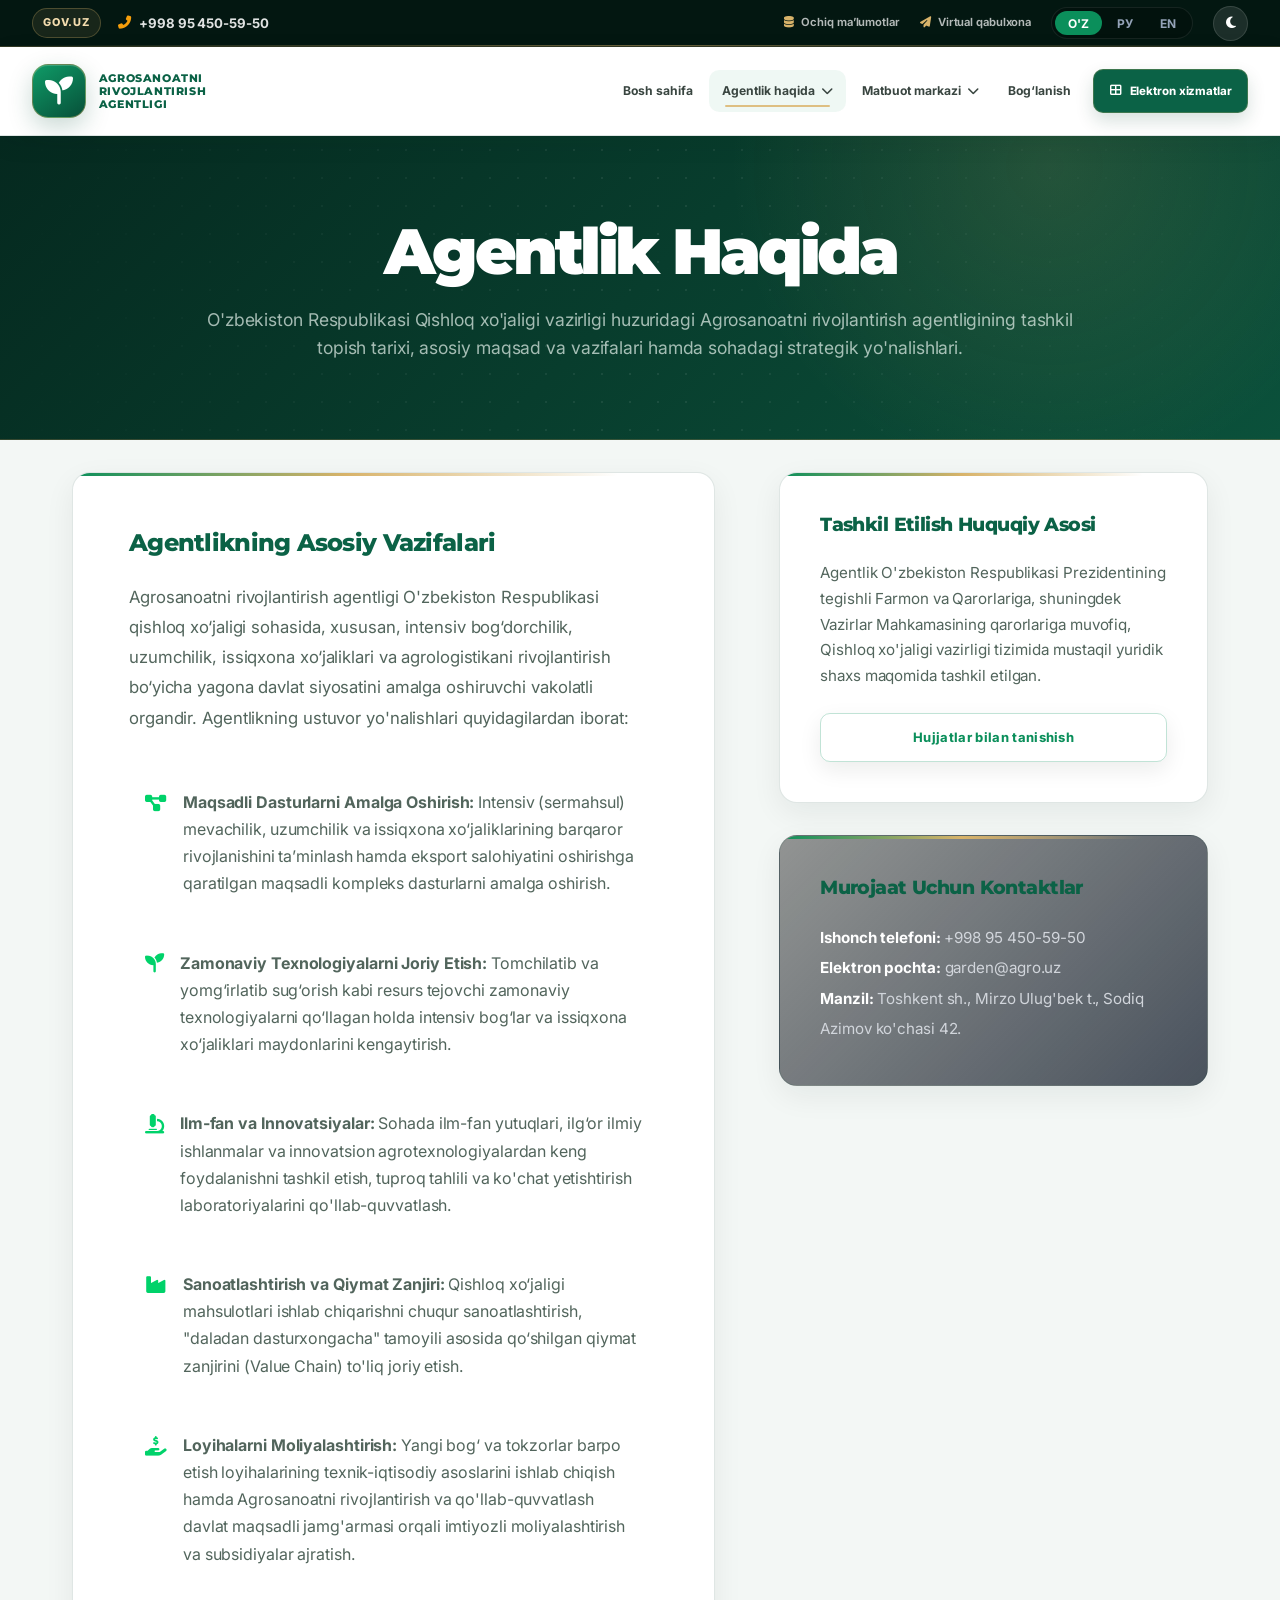
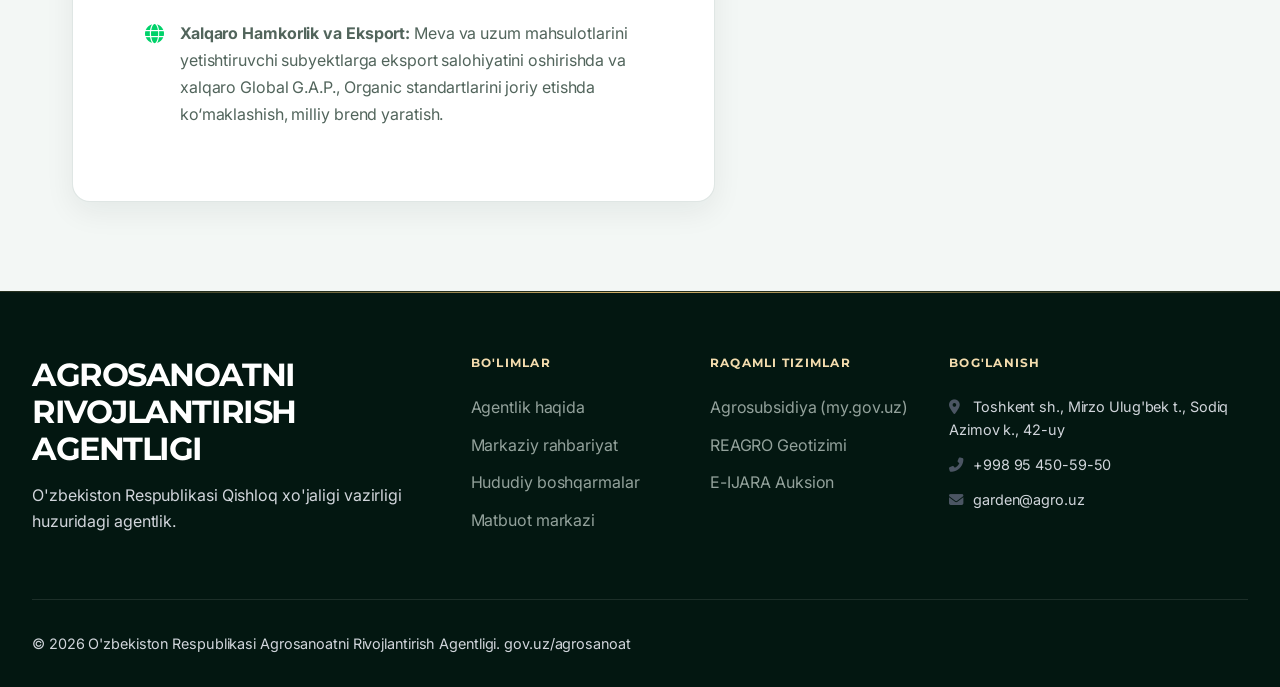
<file: about.html>
<!DOCTYPE html>
<html lang="uz" data-theme="light">
<head>
  <meta charset="UTF-8">
  <meta name="viewport" content="width=device-width, initial-scale=1.0">
  <title>Agentlik Haqida | Agrosanoatni Rivojlantirish Agentligi</title>
  <meta name="description" content="O'zbekiston Respublikasi Agrosanoatni rivojlantirish agentligi vazifalari va faoliyat yo'nalishlari">
  <link rel="icon" href="assets/favicon.svg" type="image/svg+xml">
  <link rel="preconnect" href="https://fonts.googleapis.com">
  <link rel="preconnect" href="https://fonts.gstatic.com" crossorigin>
  <link href="https://fonts.googleapis.com/css2?family=Inter:wght@300;400;500;600;700&family=Montserrat:wght@400;500;600;700;800;900&display=swap" rel="stylesheet">
  <link rel="stylesheet" href="https://cdnjs.cloudflare.com/ajax/libs/font-awesome/6.4.0/css/all.min.css">
  <link rel="stylesheet" href="css/styles.css?v=13">
</head>
<body>

  <!-- Top Bar -->
  <div class="top-bar">
    <div class="container top-bar-inner">
      <div class="top-info">
        <div class="top-info-item">
          <span class="gov-pill">GOV.UZ</span>
        </div>
        <a class="top-info-item top-phone" href="tel:+998954505950">
          <i class="fas fa-phone-alt"></i>
          <span>+998 95 450-59-50</span>
        </a>
      </div>
      <div class="top-actions">
        <div class="top-public-links">
          <a href="documents.html"><i class="fas fa-database"></i> <span data-i18n="top_open_data">Ochiq ma’lumotlar</span></a>
          <a href="contact.html"><i class="fas fa-paper-plane"></i> <span data-i18n="top_virtual_reception">Virtual qabulxona</span></a>
        </div>
        <div class="lang-selector">
          <button class="lang-btn active" data-lang="uz">O'Z</button>
          <button class="lang-btn" data-lang="ru">РУ</button>
          <button class="lang-btn" data-lang="en">EN</button>
        </div>
        <button class="theme-toggle-btn" id="themeToggleBtn" title="Tungi/Kungi rejim">
          <i class="fas fa-moon"></i>
        </button>
      </div>
    </div>
  </div>

  <!-- Main Navigation Header with Sub-menus -->
  <header class="main-header">
    <div class="container">
      <nav class="navbar">
        <a href="index.html" class="brand-logo">
          <div class="emblem-icon">
            <i class="fas fa-seedling"></i>
          </div>
          <div class="brand-text">
            <h1 data-i18n="agency_name">AGROSANOATNI<br>RIVOJLANTIRISH<br>AGENTLIGI</h1>
          </div>
        </a>

        <ul class="nav-menu" id="navMenu">
          <li class="nav-item"><a href="index.html" class="nav-link" data-i18n="nav_home">Bosh sahifa</a></li>

          <li class="nav-item">
            <a href="about.html" class="nav-link active"><span data-i18n="nav_about">Agentlik Haqida</span> <i class="fas fa-chevron-down" style="font-size: 0.75rem;"></i></a>
            <div class="dropdown-menu">
              <a href="about.html" class="dropdown-item"><i class="fas fa-info-circle"></i> <span data-i18n="nav_general">Umumiy ma’lumot</span></a>
              <a href="leadership.html" class="dropdown-item"><i class="fas fa-users-cog"></i> <span data-i18n="nav_leadership">Markaziy rahbariyat</span></a>
              <a href="regions.html" class="dropdown-item"><i class="fas fa-map-marked-alt"></i> <span data-i18n="nav_regions">Hududiy bo‘linmalar</span></a>
            </div>
          </li>

          <li class="nav-item">
            <a href="news.html" class="nav-link"><span data-i18n="nav_news">Matbuot Markazi</span> <i class="fas fa-chevron-down" style="font-size: 0.75rem;"></i></a>
            <div class="dropdown-menu">
              <a href="news.html" class="dropdown-item"><i class="fas fa-newspaper"></i> <span data-i18n="nav_official_news">Rasmiy yangiliklar</span></a>
              <a href="documents.html" class="dropdown-item"><i class="fas fa-gavel"></i> <span data-i18n="nav_documents">Me’yoriy hujjatlar</span></a>
            </div>
          </li>

          <li class="nav-item"><a href="contact.html" class="nav-link" data-i18n="nav_contact">Bog'lanish</a></li>
          <li class="nav-item nav-service-item"><a href="index.html#platforms" class="nav-service-link"><i class="fas fa-th-large"></i> <span data-i18n="nav_services">Elektron xizmatlar</span></a></li>
        </ul>

        <button class="mobile-menu-btn" id="mobileMenuBtn" type="button" aria-label="Menyuni ochish" data-i18n-aria-label="menu_open" aria-controls="navMenu" aria-expanded="false">
          <i class="fas fa-bars" aria-hidden="true"></i>
        </button>
      </nav>
    </div>
  </header>

  <section class="page-header" style="padding-top: 10rem; padding-bottom: 4rem; text-align: center; background: linear-gradient(180deg, var(--slate-900) 0%, var(--bg-main) 100%);">
    <div class="container">
      <h1 style="font-size: 3rem; font-weight: 900; color: #fff; margin-bottom: 1rem; text-transform: uppercase;">Agentlik Haqida</h1>
      <p style="color: var(--slate-400); max-width: 900px; margin: 0 auto; font-size: 1.1rem; line-height: 1.6;">O'zbekiston Respublikasi Qishloq xo'jaligi vazirligi huzuridagi Agrosanoatni rivojlantirish agentligining tashkil topish tarixi, asosiy maqsad va vazifalari hamda sohadagi strategik yo'nalishlari.</p>
    </div>
  </section>

  <section class="section" style="padding-top: 2rem;">
    <div class="container" style="max-width: 1200px;">
      
      <div style="display: grid; grid-template-columns: 1.5fr 1fr; gap: 4rem; align-items: start;">
        
        <!-- Left Column: Tasks -->
        <div class="content-card">
          <h3 class="content-title">Agentlikning Asosiy Vazifalari</h3>
          <p style="margin-bottom: 2.5rem; font-size: 1.05rem; color: var(--text-muted); line-height: 1.8;">
            Agrosanoatni rivojlantirish agentligi O'zbekiston Respublikasi qishloq xo‘jaligi sohasida, xususan, intensiv bog‘dorchilik, uzumchilik, issiqxona xo‘jaliklari va agrologistikani rivojlantirish bo‘yicha yagona davlat siyosatini amalga oshiruvchi vakolatli organdir. Agentlikning ustuvor yo'nalishlari quyidagilardan iborat:
          </p>

          <ul class="content-list">
            <li>
              <i class="fas fa-project-diagram"></i>
              <div><strong>Maqsadli Dasturlarni Amalga Oshirish:</strong> Intensiv (sermahsul) mevachilik, uzumchilik va issiqxona xo‘jaliklarining barqaror rivojlanishini ta’minlash hamda eksport salohiyatini oshirishga qaratilgan maqsadli kompleks dasturlarni amalga oshirish.</div>
            </li>
            <li>
              <i class="fas fa-seedling"></i>
              <div><strong>Zamonaviy Texnologiyalarni Joriy Etish:</strong> Tomchilatib va yomg‘irlatib sug‘orish kabi resurs tejovchi zamonaviy texnologiyalarni qo‘llagan holda intensiv bog‘lar va issiqxona xo‘jaliklari maydonlarini kengaytirish.</div>
            </li>
            <li>
              <i class="fas fa-microscope"></i>
              <div><strong>Ilm-fan va Innovatsiyalar:</strong> Sohada ilm-fan yutuqlari, ilg‘or ilmiy ishlanmalar va innovatsion agrotexnologiyalardan keng foydalanishni tashkil etish, tuproq tahlili va ko'chat yetishtirish laboratoriyalarini qo'llab-quvvatlash.</div>
            </li>
            <li>
              <i class="fas fa-industry"></i>
              <div><strong>Sanoatlashtirish va Qiymat Zanjiri:</strong> Qishloq xo‘jaligi mahsulotlari ishlab chiqarishni chuqur sanoatlashtirish, "daladan dasturxongacha" tamoyili asosida qo‘shilgan qiymat zanjirini (Value Chain) to'liq joriy etish.</div>
            </li>
            <li>
              <i class="fas fa-hand-holding-usd"></i>
              <div><strong>Loyihalarni Moliyalashtirish:</strong> Yangi bog‘ va tokzorlar barpo etish loyihalarining texnik-iqtisodiy asoslarini ishlab chiqish hamda Agrosanoatni rivojlantirish va qo'llab-quvvatlash davlat maqsadli jamg'armasi orqali imtiyozli moliyalashtirish va subsidiyalar ajratish.</div>
            </li>
            <li>
              <i class="fas fa-globe"></i>
              <div><strong>Xalqaro Hamkorlik va Eksport:</strong> Meva va uzum mahsulotlarini yetishtiruvchi subyektlarga eksport salohiyatini oshirishda va xalqaro Global G.A.P., Organic standartlarini joriy etishda ko‘maklashish, milliy brend yaratish.</div>
            </li>
          </ul>
        </div>

        <!-- Right Column: Sidebar Info -->
        <div style="display: flex; flex-direction: column; gap: 2rem;">
          
          <div class="content-card" style="padding: 2.5rem;">
            <h3 class="content-title" style="font-size: 1.2rem;">Tashkil Etilish Huquqiy Asosi</h3>
            <p style="font-size: 0.95rem; color: var(--text-muted); line-height: 1.7; margin-bottom: 1.5rem;">
              Agentlik O'zbekiston Respublikasi Prezidentining tegishli Farmon va Qarorlariga, shuningdek Vazirlar Mahkamasining qarorlariga muvofiq, Qishloq xo'jaligi vazirligi tizimida mustaqil yuridik shaxs maqomida tashkil etilgan.
            </p>
            <a href="documents.html" class="btn btn-outline" style="width: 100%; justify-content: center;">Hujjatlar bilan tanishish</a>
          </div>

          <div class="content-card" style="padding: 2.5rem; background: linear-gradient(135deg, rgba(0,0,0,0.4) 0%, rgba(31,41,55,0.8) 100%);">
            <h3 class="content-title" style="font-size: 1.2rem;">Murojaat Uchun Kontaktlar</h3>
            <ul style="list-style: none; padding: 0; color: var(--slate-300); font-size: 0.95rem; line-height: 2;">
              
              <li><strong style="color:#fff;">Ishonch telefoni:</strong> +998 95 450-59-50</li>
              
              
              <li><strong style="color:#fff;">Elektron pochta:</strong> garden@agro.uz</li>
              <li><strong style="color:#fff;">Manzil:</strong> Toshkent sh., Mirzo Ulug'bek t., Sodiq Azimov ko'chasi 42.</li>
            </ul>
          </div>

        </div>

      </div>
    </div>
  </section>

  <!-- Footer -->
  <footer class="main-footer">
    <div class="container">
      <div class="footer-grid">
        <div class="footer-brand">
          <h2>AGROSANOATNI RIVOJLANTIRISH AGENTLIGI</h2>
          <p>O'zbekiston Respublikasi Qishloq xo'jaligi vazirligi huzuridagi agentlik.</p>
        </div>
        <div>
          <h4 class="footer-title">Bo'limlar</h4>
          <div class="footer-links">
            <a href="about.html">Agentlik haqida</a>
            <a href="leadership.html">Markaziy rahbariyat</a>
            <a href="regions.html">Hududiy boshqarmalar</a>
            <a href="news.html">Matbuot markazi</a>
          </div>
        </div>
        <div>
          <h4 class="footer-title">Raqamli Tizimlar</h4>
          <div class="footer-links">
            <a href="https://my.gov.uz" target="_blank" rel="noopener noreferrer">Agrosubsidiya (my.gov.uz)</a>
            <a href="index.html#platforms">REAGRO Geotizimi</a>
            <a href="https://e-ijara.uz" target="_blank" rel="noopener noreferrer">E-IJARA Auksion</a>
          </div>
        </div>
        <div>
          <h4 class="footer-title">Bog'lanish</h4>
          <div style="display: flex; flex-direction: column; gap: 0.75rem; font-size: 0.9rem; color: var(--slate-300);">
            <p><i class="fas fa-map-marker-alt" style="color: var(--slate-500); width: 20px;"></i> Toshkent sh., Mirzo Ulug'bek t., Sodiq Azimov k., 42-uy</p>
            <p><i class="fas fa-phone-alt" style="color: var(--slate-500); width: 20px;"></i> +998 95 450-59-50</p>
            <p><i class="fas fa-envelope" style="color: var(--slate-500); width: 20px;"></i> garden@agro.uz</p>
          </div>
        </div>
      </div>
      <div class="footer-bottom">
        <p>&copy; 2026 O'zbekiston Respublikasi Agrosanoatni Rivojlantirish Agentligi. gov.uz/agrosanoat</p>
      </div>
    </div>
  </footer>
  <script src="js/app.js?v=13"></script>
</body>
</html>
</file>
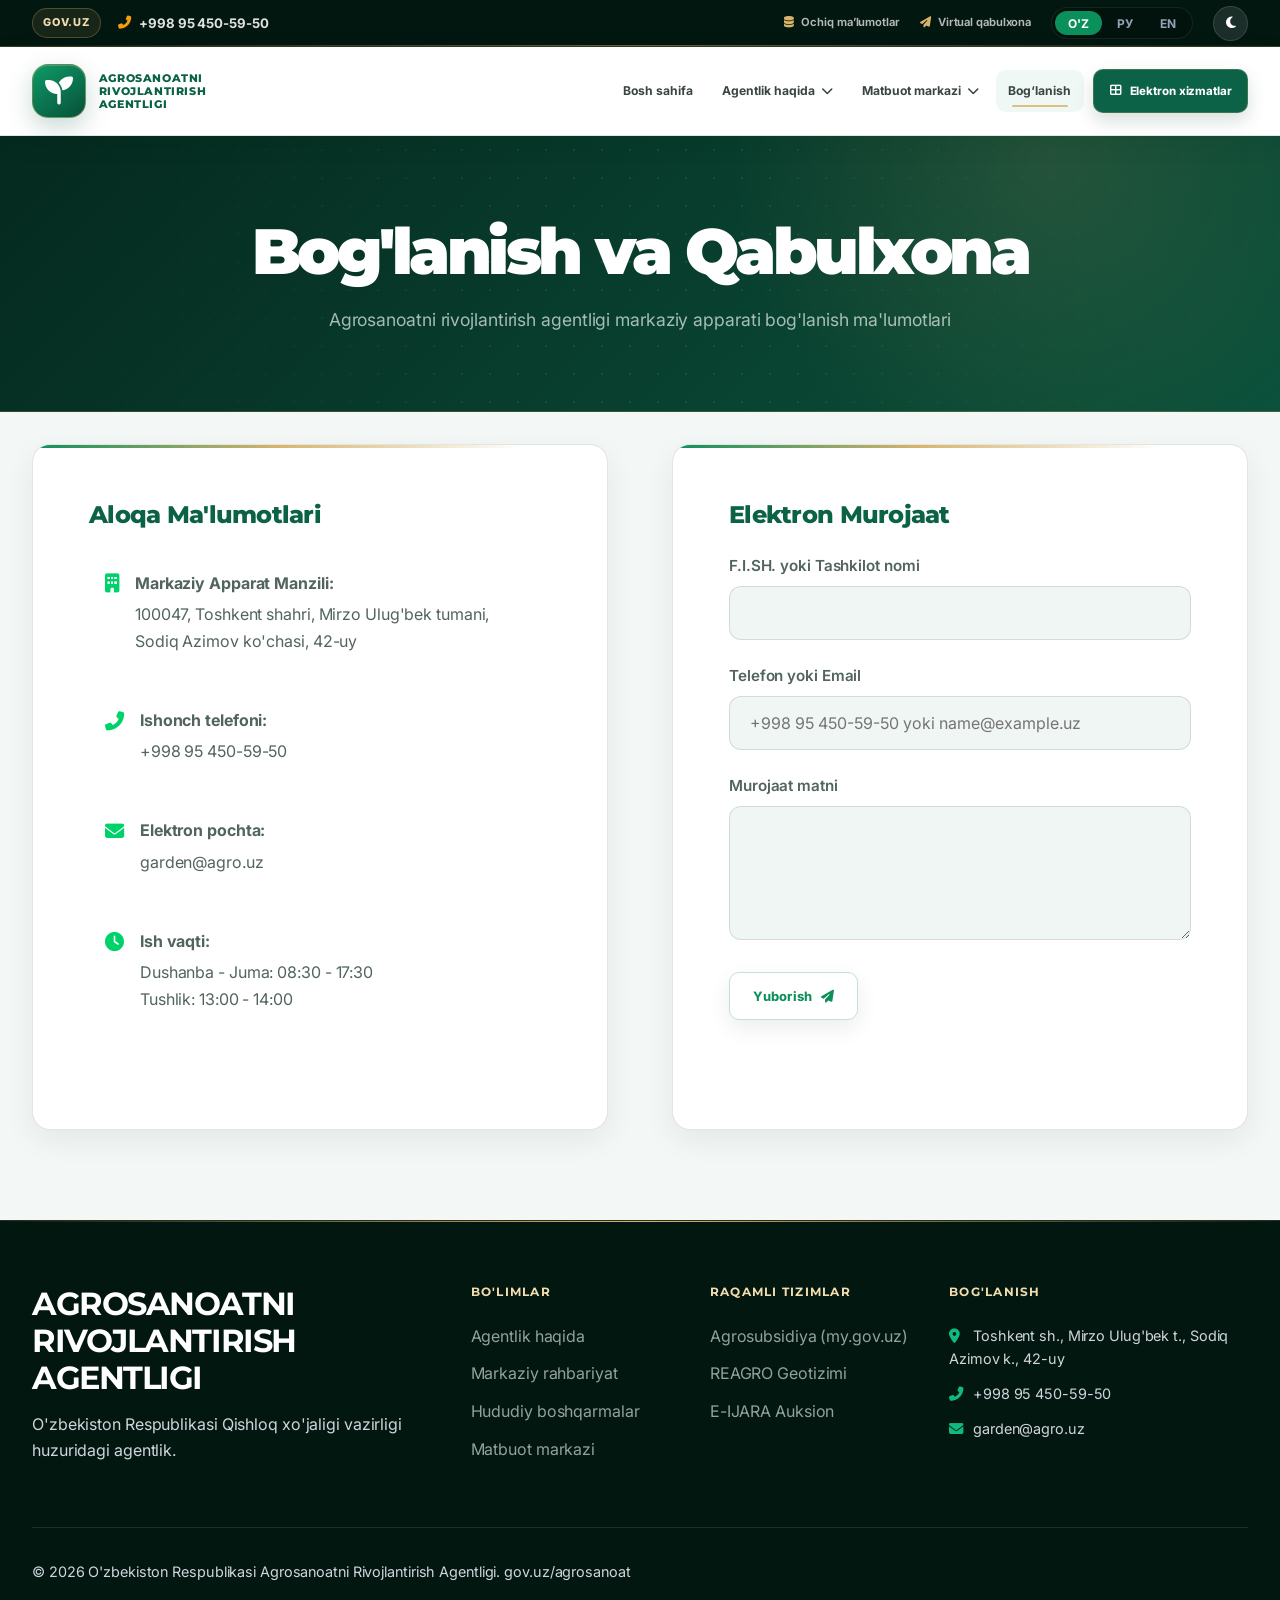
<file: contact.html>
<!DOCTYPE html>
<html lang="uz" data-theme="light">
<head>
  <meta charset="UTF-8">
  <meta name="viewport" content="width=device-width, initial-scale=1.0">
  <title>Bog'lanish | Agrosanoatni Rivojlantirish Agentligi</title>
  <meta name="description" content="Agrosanoatni rivojlantirish agentligi markaziy apparati manzili, ishonch telefonlari va fuqarolar qabulxonasi">
  <link rel="icon" href="assets/favicon.svg" type="image/svg+xml">
  <link rel="preconnect" href="https://fonts.googleapis.com">
  <link rel="preconnect" href="https://fonts.gstatic.com" crossorigin>
  <link href="https://fonts.googleapis.com/css2?family=Inter:wght@300;400;500;600;700&family=Montserrat:wght@400;500;600;700;800;900&display=swap" rel="stylesheet">
  <link rel="stylesheet" href="https://cdnjs.cloudflare.com/ajax/libs/font-awesome/6.4.0/css/all.min.css">
  <link rel="stylesheet" href="css/styles.css?v=13">
</head>
<body>

  <!-- Top Bar -->
  <div class="top-bar">
    <div class="container top-bar-inner">
      <div class="top-info">
        <div class="top-info-item">
          <span class="gov-pill">GOV.UZ</span>
        </div>
        <a class="top-info-item top-phone" href="tel:+998954505950">
          <i class="fas fa-phone-alt"></i>
          <span>+998 95 450-59-50</span>
        </a>
      </div>
      <div class="top-actions">
        <div class="top-public-links">
          <a href="documents.html"><i class="fas fa-database"></i> <span data-i18n="top_open_data">Ochiq ma’lumotlar</span></a>
          <a href="contact.html"><i class="fas fa-paper-plane"></i> <span data-i18n="top_virtual_reception">Virtual qabulxona</span></a>
        </div>
        <div class="lang-selector">
          <button class="lang-btn active" data-lang="uz">O'Z</button>
          <button class="lang-btn" data-lang="ru">РУ</button>
          <button class="lang-btn" data-lang="en">EN</button>
        </div>
        <button class="theme-toggle-btn" id="themeToggleBtn" title="Tungi/Kungi rejim">
          <i class="fas fa-moon"></i>
        </button>
      </div>
    </div>
  </div>

  <!-- Main Navigation Header with Sub-menus -->
  <header class="main-header">
    <div class="container">
      <nav class="navbar">
        <a href="index.html" class="brand-logo">
          <div class="emblem-icon">
            <i class="fas fa-seedling"></i>
          </div>
          <div class="brand-text">
            <h1 data-i18n="agency_name">AGROSANOATNI<br>RIVOJLANTIRISH<br>AGENTLIGI</h1>
          </div>
        </a>

        <ul class="nav-menu" id="navMenu">
          <li class="nav-item"><a href="index.html" class="nav-link" data-i18n="nav_home">Bosh sahifa</a></li>

          <li class="nav-item">
            <a href="about.html" class="nav-link"><span data-i18n="nav_about">Agentlik Haqida</span> <i class="fas fa-chevron-down" style="font-size: 0.75rem;"></i></a>
            <div class="dropdown-menu">
              <a href="about.html" class="dropdown-item"><i class="fas fa-info-circle"></i> <span data-i18n="nav_general">Umumiy ma’lumot</span></a>
              <a href="leadership.html" class="dropdown-item"><i class="fas fa-users-cog"></i> <span data-i18n="nav_leadership">Markaziy rahbariyat</span></a>
              <a href="regions.html" class="dropdown-item"><i class="fas fa-map-marked-alt"></i> <span data-i18n="nav_regions">Hududiy bo‘linmalar</span></a>
            </div>
          </li>

          <li class="nav-item">
            <a href="news.html" class="nav-link"><span data-i18n="nav_news">Matbuot Markazi</span> <i class="fas fa-chevron-down" style="font-size: 0.75rem;"></i></a>
            <div class="dropdown-menu">
              <a href="news.html" class="dropdown-item"><i class="fas fa-newspaper"></i> <span data-i18n="nav_official_news">Rasmiy yangiliklar</span></a>
              <a href="documents.html" class="dropdown-item"><i class="fas fa-gavel"></i> <span data-i18n="nav_documents">Me’yoriy hujjatlar</span></a>
            </div>
          </li>

          <li class="nav-item"><a href="contact.html" class="nav-link active" data-i18n="nav_contact">Bog'lanish</a></li>
          <li class="nav-item nav-service-item"><a href="index.html#platforms" class="nav-service-link"><i class="fas fa-th-large"></i> <span data-i18n="nav_services">Elektron xizmatlar</span></a></li>
        </ul>

        <button class="mobile-menu-btn" id="mobileMenuBtn" type="button" aria-label="Menyuni ochish" data-i18n-aria-label="menu_open" aria-controls="navMenu" aria-expanded="false">
          <i class="fas fa-bars" aria-hidden="true"></i>
        </button>
      </nav>
    </div>
  </header>

  <section class="page-header" style="padding-top: 10rem; padding-bottom: 4rem; text-align: center; background: linear-gradient(180deg, var(--slate-900) 0%, var(--bg-main) 100%);">
    <div class="container">
      <h1 style="font-size: 3rem; font-weight: 900; color: #fff; margin-bottom: 1rem; text-transform: uppercase;">Bog'lanish va Qabulxona</h1>
      <p style="color: var(--slate-400); max-width: 700px; margin: 0 auto; font-size: 1.1rem; line-height: 1.6;">Agrosanoatni rivojlantirish agentligi markaziy apparati bog'lanish ma'lumotlari</p>
    </div>
  </section>

  <section class="section" style="padding-top: 2rem;">
    <div class="container" style="display: grid; grid-template-columns: 1fr 1fr; gap: 4rem;">
      <div class="content-card">
        <h3 class="content-title">Aloqa Ma'lumotlari</h3>
        <ul class="content-list">
          <li>
            <i class="fas fa-building"></i>
            <div>
              <strong style="display: block; margin-bottom: 0.25rem;">Markaziy Apparat Manzili:</strong>
              100047, Toshkent shahri, Mirzo Ulug'bek tumani, Sodiq Azimov ko'chasi, 42-uy
            </div>
          </li>
          <li>
            <i class="fas fa-phone-alt"></i>
            <div>
              <strong style="display: block; margin-bottom: 0.25rem;">Ishonch telefoni:</strong>
              <a href="tel:+998954505950">+998 95 450-59-50</a>
            </div>
          </li>
          <li>
            <i class="fas fa-envelope"></i>
            <div>
              <strong style="display: block; margin-bottom: 0.25rem;">Elektron pochta:</strong>
              garden@agro.uz
            </div>
          </li>
          <li>
            <i class="fas fa-clock"></i>
            <div>
              <strong style="display: block; margin-bottom: 0.25rem;">Ish vaqti:</strong>
              Dushanba - Juma: 08:30 - 17:30 <br> Tushlik: 13:00 - 14:00
            </div>
          </li>
        </ul>
      </div>

      <div class="content-card">
        <h3 class="content-title">Elektron Murojaat</h3>
        <form id="contactForm" style="display: flex; flex-direction: column; gap: 1.5rem;">
          <div class="form-group" style="margin: 0;">
            <label class="form-label" for="contactName" style="color: var(--text-muted);">F.I.SH. yoki Tashkilot nomi</label>
            <input type="text" id="contactName" name="name" class="form-input" autocomplete="name" required minlength="2" maxlength="160">
          </div>
          <div class="form-group" style="margin: 0;">
            <label class="form-label" for="contactAddress" style="color: var(--text-muted);">Telefon yoki Email</label>
            <input type="text" id="contactAddress" name="contact" class="form-input" autocomplete="email" inputmode="email" placeholder="+998 95 450-59-50 yoki name@example.uz" required minlength="5" maxlength="180">
          </div>
          <div class="form-group" style="margin: 0;">
            <label class="form-label" for="contactMessage" style="color: var(--text-muted);">Murojaat matni</label>
            <textarea id="contactMessage" name="message" class="form-input" rows="5" required minlength="10" maxlength="5000"></textarea>
          </div>
          <div class="form-honeypot" aria-hidden="true">
            <label for="contactWebsite">Website</label>
            <input id="contactWebsite" name="website" tabindex="-1" autocomplete="off">
          </div>
          <button type="submit" class="btn btn-outline" style="align-self: flex-start;">Yuborish <i class="fas fa-paper-plane"></i></button>
          <p id="contactFormStatus" class="status-message" role="status" aria-live="polite"></p>
        </form>
      </div>
    </div>
  </section>

  <!-- Footer -->
  <footer class="main-footer">
    <div class="container">
      <div class="footer-grid">
        <div class="footer-brand">
          <h2>AGROSANOATNI RIVOJLANTIRISH AGENTLIGI</h2>
          <p>O'zbekiston Respublikasi Qishloq xo'jaligi vazirligi huzuridagi agentlik.</p>
        </div>
        <div>
          <h4 class="footer-title">Bo'limlar</h4>
          <div class="footer-links">
            <a href="about.html">Agentlik haqida</a>
            <a href="leadership.html">Markaziy rahbariyat</a>
            <a href="regions.html">Hududiy boshqarmalar</a>
            <a href="news.html">Matbuot markazi</a>
          </div>
        </div>
        <div>
          <h4 class="footer-title">Raqamli Tizimlar</h4>
          <div class="footer-links">
            <a href="https://my.gov.uz" target="_blank" rel="noopener noreferrer">Agrosubsidiya (my.gov.uz)</a>
            <a href="index.html#platforms">REAGRO Geotizimi</a>
            <a href="https://e-ijara.uz" target="_blank" rel="noopener noreferrer">E-IJARA Auksion</a>
          </div>
        </div>
        <div>
          <h4 class="footer-title">Bog'lanish</h4>
          <div style="display: flex; flex-direction: column; gap: 0.75rem; font-size: 0.9rem; color: var(--slate-300);">
            <p><i class="fas fa-map-marker-alt" style="color: var(--primary-500); width: 20px;"></i> Toshkent sh., Mirzo Ulug'bek t., Sodiq Azimov k., 42-uy</p>
            <p><i class="fas fa-phone-alt" style="color: var(--primary-500); width: 20px;"></i> +998 95 450-59-50</p>
            <p><i class="fas fa-envelope" style="color: var(--primary-500); width: 20px;"></i> garden@agro.uz</p>
          </div>
        </div>
      </div>
      <div class="footer-bottom">
        <p>&copy; 2026 O'zbekiston Respublikasi Agrosanoatni Rivojlantirish Agentligi. gov.uz/agrosanoat</p>
      </div>
    </div>
  </footer>
  <script src="js/app.js?v=13"></script>
</body>
</html>
</file>
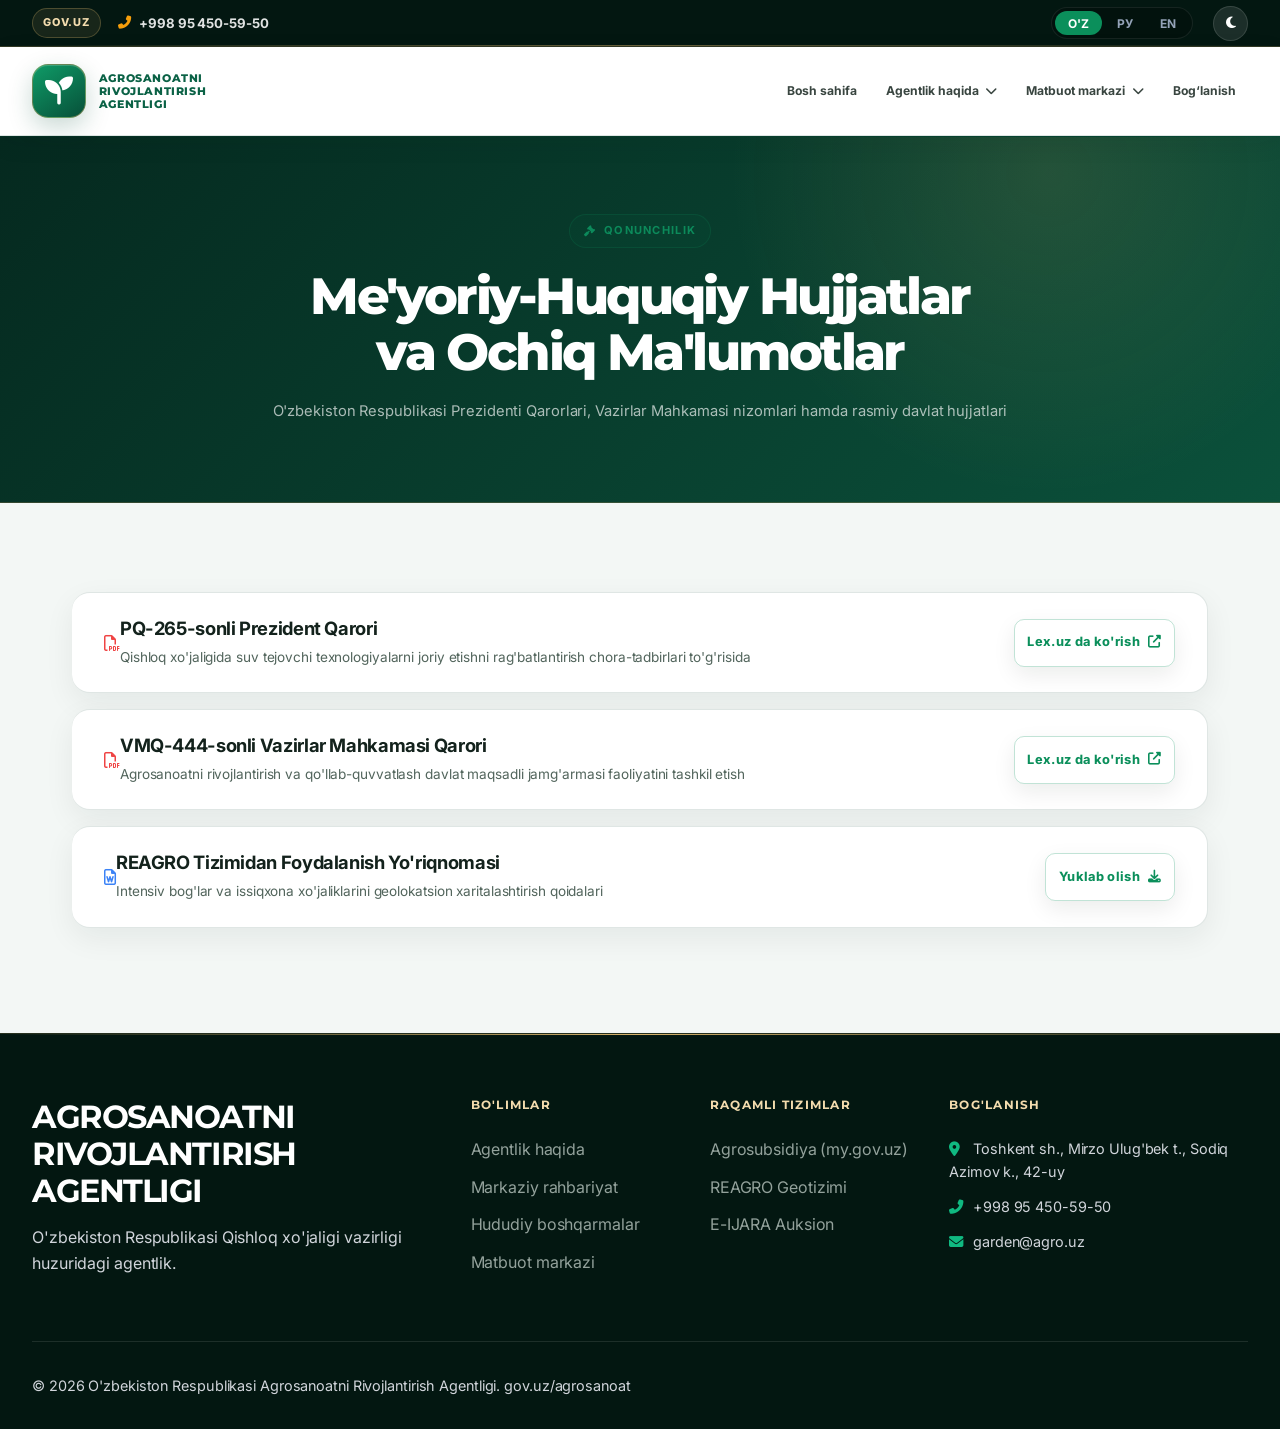
<file: documents.html>
<!DOCTYPE html>
<html lang="uz" data-theme="light">
<head>
  <meta charset="UTF-8">
  <meta name="viewport" content="width=device-width, initial-scale=1.0">
  <title>Me'yoriy Hujjatlar | Agrosanoatni Rivojlantirish Agentligi</title>
  <meta name="description" content="O'zbekiston Respublikasi Agrosanoatni rivojlantirish agentligi me'yoriy-huquqiy hujjatlari, Qarorlar va Ochiq Ma'lumotlar">
  
  <link rel="icon" href="assets/favicon.svg" type="image/svg+xml">
  <link rel="preconnect" href="https://fonts.googleapis.com">
  <link rel="preconnect" href="https://fonts.gstatic.com" crossorigin>
  <link href="https://fonts.googleapis.com/css2?family=Inter:wght@300;400;500;600;700&family=Montserrat:wght@400;500;600;700;800;900&display=swap" rel="stylesheet">
  <link rel="stylesheet" href="https://cdnjs.cloudflare.com/ajax/libs/font-awesome/6.4.0/css/all.min.css">
  <link rel="stylesheet" href="css/styles.css?v=13">
</head>
<body>

  <!-- Top Bar -->
  <div class="top-bar">
    <div class="container top-bar-inner">
      <div class="top-info">
        <div class="top-info-item">
          <span class="gov-pill">GOV.UZ</span>
        </div>
        <a class="top-info-item top-phone" href="tel:+998954505950">
          <i class="fas fa-phone-alt"></i>
          <span>+998 95 450-59-50</span>
        </a>
      </div>
      <div class="top-actions">
        <div class="lang-selector">
          <button class="lang-btn active" data-lang="uz">O'Z</button>
          <button class="lang-btn" data-lang="ru">РУ</button>
          <button class="lang-btn" data-lang="en">EN</button>
        </div>
        <button class="theme-toggle-btn" id="themeToggleBtn" title="Tungi/Kungi rejim">
          <i class="fas fa-moon"></i>
        </button>
      </div>
    </div>
  </div>

  <!-- Header Nav -->
  <header class="main-header">
    <div class="container">
      <nav class="navbar">
        <a href="index.html" class="brand-logo">
          <div class="emblem-icon">
            <i class="fas fa-seedling"></i>
          </div>
          <div class="brand-text">
            <h1 data-i18n="agency_name">AGROSANOATNI<br>RIVOJLANTIRISH<br>AGENTLIGI</h1>
          </div>
        </a>

        <ul class="nav-menu" id="navMenu">
          <li class="nav-item"><a href="index.html" class="nav-link" data-i18n="nav_home">Bosh sahifa</a></li>
          
          <li class="nav-item">
            <a href="about.html" class="nav-link"><span data-i18n="nav_about">Agentlik haqida</span> <i class="fas fa-chevron-down" style="font-size: 0.75rem;"></i></a>
            <div class="dropdown-menu">
              <a href="about.html" class="dropdown-item"><i class="fas fa-info-circle"></i> <span data-i18n="nav_general">Umumiy ma’lumot</span></a>
              <a href="leadership.html" class="dropdown-item"><i class="fas fa-users-cog"></i> <span data-i18n="nav_leadership">Markaziy rahbariyat</span></a>
              <a href="regions.html" class="dropdown-item"><i class="fas fa-map-marked-alt"></i> <span data-i18n="nav_regions">Hududiy bo‘linmalar</span></a>
            </div>
          </li>

          <li class="nav-item">
            <a href="news.html" class="nav-link"><span data-i18n="nav_news">Matbuot markazi</span> <i class="fas fa-chevron-down" style="font-size: 0.75rem;"></i></a>
            <div class="dropdown-menu">
              <a href="news.html" class="dropdown-item"><i class="fas fa-newspaper"></i> <span data-i18n="nav_official_news">Rasmiy yangiliklar</span></a>
              <a href="documents.html" class="dropdown-item"><i class="fas fa-gavel"></i> <span data-i18n="nav_documents">Me’yoriy hujjatlar</span></a>
            </div>
          </li>

          <li class="nav-item"><a href="contact.html" class="nav-link" data-i18n="nav_contact">Bog‘lanish</a></li>
        </ul>
        <button class="mobile-menu-btn" id="mobileMenuBtn" type="button" aria-label="Menyuni ochish" data-i18n-aria-label="menu_open" aria-controls="navMenu" aria-expanded="false"><i class="fas fa-bars" aria-hidden="true"></i></button>
      </nav>
    </div>
  </header>

  <!-- Banner -->
  <section class="section section-bg-alt" style="padding: 3rem 0;">
    <div class="container">
      <div class="section-header" style="margin-bottom: 0;">
        <span class="section-tag"><i class="fas fa-gavel"></i> Qonunchilik</span>
        <h2 class="section-title">Me'yoriy-Huquqiy Hujjatlar va Ochiq Ma'lumotlar</h2>
        <p class="section-subtitle">O'zbekiston Respublikasi Prezidenti Qarorlari, Vazirlar Mahkamasi nizomlari hamda rasmiy davlat hujjatlari</p>
      </div>
    </div>
  </section>

  <!-- Documents Catalog -->
    <section class="section">
    <div class="container" style="max-width: 1200px;">
      <div class="documents-list">
        <a href="https://lex.uz" target="_blank" rel="noopener noreferrer" class="doc-item" style="text-decoration: none;">
          <div class="doc-info" style="display: flex; align-items: center;">
            <i class="far fa-file-pdf doc-icon" style="color: #ef4444;"></i>
            <div>
              <div class="doc-title">PQ-265-sonli Prezident Qarori</div>
              <div class="doc-meta">Qishloq xo'jaligida suv tejovchi texnologiyalarni joriy etishni rag'batlantirish chora-tadbirlari to'g'risida</div>
            </div>
          </div>
          <div class="doc-action">
            <span class="btn btn-outline" style="padding: 0.4rem 0.8rem; font-size: 0.8rem;">Lex.uz da ko'rish <i class="fas fa-external-link-alt"></i></span>
          </div>
        </a>

        <a href="https://lex.uz" target="_blank" rel="noopener noreferrer" class="doc-item" style="text-decoration: none;">
          <div class="doc-info" style="display: flex; align-items: center;">
            <i class="far fa-file-pdf doc-icon" style="color: #ef4444;"></i>
            <div>
              <div class="doc-title">VMQ-444-sonli Vazirlar Mahkamasi Qarori</div>
              <div class="doc-meta">Agrosanoatni rivojlantirish va qo'llab-quvvatlash davlat maqsadli jamg'armasi faoliyatini tashkil etish</div>
            </div>
          </div>
          <div class="doc-action">
            <span class="btn btn-outline" style="padding: 0.4rem 0.8rem; font-size: 0.8rem;">Lex.uz da ko'rish <i class="fas fa-external-link-alt"></i></span>
          </div>
        </a>

        <a href="https://lex.uz" target="_blank" rel="noopener noreferrer" class="doc-item" style="text-decoration: none;">
          <div class="doc-info" style="display: flex; align-items: center;">
            <i class="far fa-file-word doc-icon" style="color: #3b82f6;"></i>
            <div>
              <div class="doc-title">REAGRO Tizimidan Foydalanish Yo'riqnomasi</div>
              <div class="doc-meta">Intensiv bog'lar va issiqxona xo'jaliklarini geolokatsion xaritalashtirish qoidalari</div>
            </div>
          </div>
          <div class="doc-action">
            <span class="btn btn-outline" style="padding: 0.4rem 0.8rem; font-size: 0.8rem;">Yuklab olish <i class="fas fa-download"></i></span>
          </div>
        </a>
      </div>
    </div>
  </section>

    <!-- Footer -->
  <footer class="main-footer">
    <div class="container">
      <div class="footer-grid">
        <div class="footer-brand">
          <h2>AGROSANOATNI RIVOJLANTIRISH AGENTLIGI</h2>
          <p>O'zbekiston Respublikasi Qishloq xo'jaligi vazirligi huzuridagi agentlik.</p>
        </div>
        <div>
          <h4 class="footer-title">Bo'limlar</h4>
          <div class="footer-links">
            <a href="about.html">Agentlik haqida</a>
            <a href="leadership.html">Markaziy rahbariyat</a>
            <a href="regions.html">Hududiy boshqarmalar</a>
            <a href="news.html">Matbuot markazi</a>
          </div>
        </div>
        <div>
          <h4 class="footer-title">Raqamli Tizimlar</h4>
          <div class="footer-links">
            <a href="https://my.gov.uz" target="_blank" rel="noopener noreferrer">Agrosubsidiya (my.gov.uz)</a>
            <a href="index.html#platforms">REAGRO Geotizimi</a>
            <a href="https://e-ijara.uz" target="_blank" rel="noopener noreferrer">E-IJARA Auksion</a>
          </div>
        </div>
        <div>
          <h4 class="footer-title">Bog'lanish</h4>
          <div style="display: flex; flex-direction: column; gap: 0.75rem; font-size: 0.9rem; color: var(--slate-300);">
            <p><i class="fas fa-map-marker-alt" style="color: var(--primary-500); width: 20px;"></i> Toshkent sh., Mirzo Ulug'bek t., Sodiq Azimov k., 42-uy</p>
            <p><i class="fas fa-phone-alt" style="color: var(--primary-500); width: 20px;"></i> +998 95 450-59-50</p>
            <p><i class="fas fa-envelope" style="color: var(--primary-500); width: 20px;"></i> garden@agro.uz</p>
          </div>
        </div>
      </div>
      <div class="footer-bottom">
        <p>&copy; 2026 O'zbekiston Respublikasi Agrosanoatni Rivojlantirish Agentligi. gov.uz/agrosanoat</p>
      </div>
    </div>
  </footer>

  <script src="js/app.js?v=13"></script>
</body>
</html>
</file>
<file: css/styles.css>
/* ==========================================================================
   AGROSANOATNI RIVOJLANTIRISH AGENTLIGI - PREMIUM DESIGN SYSTEM
   ========================================================================== */

@import url('https://fonts.googleapis.com/css2?family=Montserrat:wght@400;500;600;700;800;900&family=Inter:wght@300;400;500;600;700&display=swap');

:root {
  /* High-Tech Premium Color Palette */
  --primary-900: #022c22;
  --primary-800: #064e3b;
  --primary-700: #00b057;
  --primary-600: #00d26a; /* Electric Emerald */
  --primary-500: #10b981;
  --primary-400: #34d399;
  --primary-100: #d1fae5;
  --primary-50: #ecfdf5;

  --accent-gold: #fbbf24;
  --accent-amber: #f59e0b;
  --accent-yellow: #fbbf24;
  --accent-light: #fef3c7;

  --slate-900: #0B0F19; /* Deep tech background */
  --slate-800: #111827; /* Cards */
  --slate-700: #1F2937;
  --slate-600: #374151;
  --slate-500: #4B5563;
  --slate-400: #9CA3AF;
  --slate-300: #D1D5DB;
  --slate-200: #E5E7EB;
  --slate-100: #F3F4F6;
  --slate-50: #F9FAFB;

  /* Theme Variables (Forced Dark Tech) */
  --bg-body: var(--slate-900);
  --bg-card: var(--slate-800);
  --bg-card-hover: var(--slate-700);
  --bg-header: rgba(11, 15, 25, 0.95);
  --bg-secondary: #0d1321;
  --bg-glass: rgba(17, 24, 39, 0.8);
  --bg-glass-heavy: rgba(17, 24, 39, 0.95);

  --text-main: #F9FAFB;
  --text-muted: #9CA3AF;
  --text-inverse: #0B0F19;

  --border-color: rgba(255, 255, 255, 0.1);
  --border-light: rgba(255, 255, 255, 0.15);
  --border-focus: var(--primary-600);

  /* Tech Shadows (Sharp) */
  --shadow-sm: 0 1px 2px rgba(0, 0, 0, 0.5);
  --shadow-md: 0 4px 6px rgba(0, 0, 0, 0.5);
  --shadow-lg: 0 10px 15px -3px rgba(0, 0, 0, 0.7);
  --shadow-xl: 0 20px 25px -5px rgba(0, 0, 0, 0.8);
  --shadow-glow: 0 0 15px rgba(0, 210, 106, 0.3);
  --shadow-glow-amber: 0 0 15px rgba(245, 158, 11, 0.3);

  /* Sharp Tech Radii */
  --radius-sm: 0px;
  --radius-md: 2px;
  --radius-lg: 4px;
  --radius-xl: 6px;
  --radius-full: 4px; /* Remove bubbles */

  /* Typography */
  --font-main: 'Inter', -apple-system, BlinkMacSystemFont, sans-serif;
  --font-heading: 'Montserrat', sans-serif;

  /* Sharp Transitions */
  --transition-fast: all 0.15s cubic-bezier(0.4, 0, 0.2, 1);
  --transition-normal: all 0.3s cubic-bezier(0.16, 1, 0.3, 1);
  --transition-slow: all 0.5s cubic-bezier(0.16, 1, 0.3, 1);
}

[data-theme="light"] {
  --bg-body: #f5f8f7;
  --bg-card: #ffffff;
  --bg-card-hover: #eef7f2;
  --bg-header: rgba(255, 255, 255, 0.96);
  --bg-secondary: #edf4f1;
  --bg-glass: rgba(255, 255, 255, 0.86);
  --bg-glass-heavy: rgba(255, 255, 255, 0.97);
  --text-main: #13221c;
  --text-muted: #52655c;
  --text-inverse: #ffffff;
  --border-color: rgba(2, 44, 34, 0.13);
  --border-light: rgba(2, 44, 34, 0.18);
  --shadow-sm: 0 1px 2px rgba(2, 44, 34, 0.08);
  --shadow-md: 0 8px 18px rgba(2, 44, 34, 0.1);
  --shadow-lg: 0 14px 30px rgba(2, 44, 34, 0.13);
  --shadow-xl: 0 24px 50px rgba(2, 44, 34, 0.16);
}

/* Base Styles */
*, *::before, *::after {
  box-sizing: border-box;
  margin: 0;
  padding: 0;
}

html {
  scroll-behavior: smooth;
  font-size: 16px;
}

body {
  font-family: var(--font-main);
  background-color: var(--bg-body);
  color: var(--text-main);
  line-height: 1.6;
  overflow-x: hidden;
  background-image: linear-gradient(rgba(255, 255, 255, 0.02) 1px, transparent 1px),
  linear-gradient(90deg, rgba(255, 255, 255, 0.02) 1px, transparent 1px);
  background-size: 50px 50px;
  background-attachment: fixed;
}

a {
  color: inherit;
  text-decoration: none;
  transition: var(--transition-fast);
}

button {
  font-family: inherit;
  cursor: pointer;
  border: none;
  background: none;
}

button:disabled {
  cursor: not-allowed;
  opacity: 0.6;
}

[hidden] { display: none !important; }

ul { list-style: none; }
img { max-width: 100%; height: auto; display: block; }

.container {
  width: 100%;
  max-width: 1280px;
  margin: 0 auto;
  padding: 0 1.5rem;
  position: relative;
  z-index: 2;
}

/* Typography Hierarchy */
h1, h2, h3, h4, h5, h6 {
  font-family: var(--font-heading);
  font-weight: 700;
  line-height: 1.2;
  color: var(--text-main);
  letter-spacing: 0.02em;
  text-transform: uppercase;
}

.section-tag {
  display: inline-flex;
  align-items: center;
  gap: 0.5rem;
  padding: 0.4rem 1.2rem;
  background: transparent;
  color: var(--primary-600);
  border: 1px solid var(--primary-600);
  border-radius: var(--radius-md);
  font-size: 0.8rem;
  font-weight: 700;
  text-transform: uppercase;
  letter-spacing: 0.15em;
  margin-bottom: 1.25rem;
}

.section-title {
  font-size: clamp(2rem, 4vw, 3rem);
  font-weight: 800;
  letter-spacing: 0.02em;
  margin-bottom: 1.25rem;
  color: var(--text-main);
  text-transform: uppercase;
}

.section-subtitle {
  font-size: 1.15rem;
  color: var(--text-muted);
  max-width: 680px;
  margin: 0 auto;
  font-weight: 400;
}

/* Premium Buttons */
.btn {
  display: inline-flex;
  align-items: center;
  justify-content: center;
  gap: 0.75rem;
  padding: 0.875rem 2rem;
  font-weight: 600;
  font-size: 0.95rem;
  font-family: var(--font-heading);
  text-transform: uppercase;
  letter-spacing: 0.05em;
  border-radius: var(--radius-md);
  transition: var(--transition-fast);
  white-space: nowrap;
  letter-spacing: 0.01em;
  position: relative;
  overflow: hidden;
}

.btn::after {
  content: '';
  position: absolute;
  inset: 0;
  background: rgba(255,255,255,0.05);
  opacity: 0;
  transition: var(--transition-fast);
}

.btn:hover::after { opacity: 1; }

.btn-primary {
  background: rgba(0, 210, 106, 0.1);
  color: var(--primary-600);
  border: 1px solid var(--primary-600);
  box-shadow: inset 0 0 10px rgba(0, 210, 106, 0.1);
}

.btn-primary:hover {
  background: var(--primary-600);
  color: #0B0F19;
  box-shadow: 0 0 15px rgba(0, 210, 106, 0.4);
}

.btn-secondary {
  background: rgba(255, 255, 255, 0.05);
  color: var(--text-main);
  border: 1px solid rgba(255, 255, 255, 0.2);
}

.btn-secondary:hover {
  background: rgba(255, 255, 255, 0.1);
  border-color: #ffffff;
}

.btn-accent {
  background: transparent;
  color: var(--accent-amber);
  border: 1px solid var(--accent-amber);
}

.btn-accent:hover {
  background: var(--accent-amber);
  color: #0B0F19;
  box-shadow: 0 0 15px rgba(245, 158, 11, 0.4);
}

/* Glassmorphism Utilities */
.glass-panel {
  background: var(--bg-glass);
  backdrop-filter: blur(20px);
  -webkit-backdrop-filter: blur(20px);
  border: 1px solid var(--border-light);
  box-shadow: var(--shadow-lg);
}

/* Top Bar */
.top-bar {
  background: var(--primary-900);
  color: #e2e8f0;
  font-size: 0.825rem;
  padding: 0.6rem 0;
  border-bottom: 1px solid rgba(255, 255, 255, 0.05);
}

.top-bar-inner {
  display: flex;
  justify-content: space-between;
  align-items: center;
  gap: 1rem;
}

.top-info {
  display: flex;
  align-items: center;
  gap: 1.5rem;
}

.top-info-item {
  display: flex;
  align-items: center;
  gap: 0.5rem;
}

.top-info-item i { color: var(--accent-amber); }

.top-actions {
  display: flex;
  align-items: center;
  gap: 1.25rem;
}

.lang-selector {
  display: flex;
  align-items: center;
  background: rgba(0, 0, 0, 0.2);
  border-radius: var(--radius-md);
  padding: 3px;
}

.lang-btn {
  padding: 0.3rem 0.8rem;
  font-size: 0.75rem;
  font-weight: 700;
  color: #94a3b8;
  border-radius: var(--radius-md);
  transition: var(--transition-fast);
}

.lang-btn.active, .lang-btn:hover {
  background: var(--primary-500);
  color: #ffffff;
}

.theme-toggle-btn {
  display: flex;
  align-items: center;
  justify-content: center;
  width: 32px;
  height: 32px;
  border-radius: var(--radius-md);
  background: rgba(255, 255, 255, 0.1);
  color: #ffffff;
  transition: var(--transition-fast);
}

.theme-toggle-btn:hover { background: rgba(255, 255, 255, 0.2); transform: rotate(15deg); }

/* Main Header */
.main-header {
  position: sticky;
  top: 0;
  z-index: 1000;
  background: var(--bg-header);
  backdrop-filter: blur(20px);
  -webkit-backdrop-filter: blur(20px);
  border-bottom: 1px solid var(--border-color);
  transition: var(--transition-normal);
}

.nav-bar {
  position: sticky;
  top: 0;
  z-index: 1000;
  background: var(--bg-header);
  border-bottom: 1px solid var(--border-color);
}

.nav-bar nav { padding: 1rem 0; }
.logo {
  display: flex;
  align-items: center;
  gap: 0.85rem;
}
.logo > i {
  width: 46px;
  height: 46px;
  display: grid;
  place-items: center;
  color: var(--accent-amber);
  background: linear-gradient(135deg, var(--primary-600), var(--primary-900));
  border: 1px solid rgba(255,255,255,0.18);
  font-size: 1.25rem;
}
.logo h1 { color: var(--primary-400); font-size: 0.85rem; line-height: 1; }
.logo span { color: var(--text-muted); font-size: 0.7rem; font-weight: 700; letter-spacing: 0.12em; }

.navbar {
  display: flex;
  align-items: center;
  justify-content: space-between;
  padding: 1rem 0;
}

.brand-logo {
  display: flex;
  align-items: center;
  gap: 1.25rem;
  group: hover;
}

.emblem-icon {
  width: 54px;
  height: 54px;
  background: linear-gradient(135deg, var(--primary-600), var(--primary-900));
  border-radius: 16px;
  display: flex;
  align-items: center;
  justify-content: center;
  color: var(--accent-amber);
  font-size: 1.75rem;
  box-shadow: var(--shadow-glow);
  border: 1px solid rgba(255, 255, 255, 0.2);
  transition: var(--transition-normal);
}

.brand-logo:hover .emblem-icon {
  transform: rotate(-5deg) scale(1.05);
  box-shadow: 0 0 40px rgba(16, 185, 129, 0.4);
}

.brand-text h1 {
  font-size: 0.95rem;
  font-weight: 800;
  line-height: 1.1;
  color: var(--primary-800);
  letter-spacing: -0.01em;
  transition: var(--transition-fast);
}

[data-theme="dark"] .brand-text h1 { color: var(--primary-400); }

.nav-menu {
  display: flex;
  align-items: center;
  gap: 1.5rem;
}

.mobile-menu-btn {
  display: none;
  align-items: center;
  justify-content: center;
  width: 44px;
  height: 44px;
  color: var(--text-main);
  border: 1px solid var(--border-color);
  background: var(--bg-secondary);
  font-size: 1.15rem;
  position: relative;
  z-index: 1200;
}

.nav-item { position: relative; }

.nav-link {
  font-family: var(--font-heading);
  font-weight: 600;
  font-size: 0.95rem;
  color: var(--text-main);
  padding: 0.5rem;
  display: flex;
  align-items: center;
  gap: 0.4rem;
  transition: var(--transition-fast);
  opacity: 0.8;
}

.nav-link:hover {
  color: var(--primary-600);
  opacity: 1;
}

/* Dropdown */
.dropdown-menu {
  position: absolute;
  top: calc(100% + 10px);
  left: 50%;
  transform: translateX(-50%) translateY(10px) scale(0.95);
  min-width: 240px;
  background: var(--bg-glass-heavy);
  backdrop-filter: blur(24px);
  border: 1px solid var(--border-color);
  border-radius: var(--radius-md);
  box-shadow: var(--shadow-xl);
  padding: 0.75rem;
  opacity: 0;
  visibility: hidden;
  transition: var(--transition-normal);
  z-index: 1100;
  transform-origin: top;
}

.nav-item:hover .dropdown-menu {
  opacity: 1;
  visibility: visible;
  transform: translateX(-50%) translateY(0) scale(1);
}

.dropdown-item {
  display: flex;
  align-items: center;
  gap: 0.75rem;
  padding: 0.75rem 1rem;
  font-size: 0.9rem;
  font-weight: 600;
  color: var(--text-main);
  border-radius: var(--radius-md);
  transition: var(--transition-fast);
}

.dropdown-item i {
  color: var(--primary-500);
  font-size: 1.1rem;
  transition: var(--transition-fast);
}

.dropdown-item:hover {
  background: var(--bg-secondary);
  color: var(--primary-700);
  transform: translateX(5px);
}

.dropdown-item:hover i {
  transform: scale(1.2);
}

/* Hero Section */
.hero-section {
  position: relative;
  min-height: 90vh;
  display: flex;
  align-items: center;
  background: url('../assets/hero_agri.jpg') center/cover no-repeat;
  color: #ffffff;
  padding: 8rem 0 10rem;
  overflow: hidden;
  border-bottom: 1px solid var(--border-color);
}

.hero-overlay-grid {
  position: absolute;
  inset: 0;
  background: linear-gradient(90deg, rgba(11, 15, 25, 0.98) 0%, rgba(11, 15, 25, 0.8) 100%);
}

.hero-content {
  position: relative;
  z-index: 10;
  max-width: 900px;
  text-align: left;
  margin: 0;
  display: flex;
  flex-direction: column;
  align-items: flex-start;
}

.hero-badge {
  display: inline-flex;
  align-items: center;
  gap: 0.75rem;
  padding: 0.5rem 1rem;
  background: rgba(0, 210, 106, 0.05);
  border: 1px solid var(--primary-600);
  border-radius: var(--radius-sm);
  font-size: 0.75rem;
  font-weight: 700;
  text-transform: uppercase;
  letter-spacing: 0.15em;
  color: var(--primary-600);
  margin-bottom: 2rem;
}

.hero-badge i { color: var(--primary-600); }

.hero-title {
  font-size: clamp(3rem, 6vw, 5rem);
  font-weight: 900;
  line-height: 1.05;
  color: #ffffff;
  margin-bottom: 1.5rem;
  letter-spacing: 0.02em;
  text-transform: uppercase;
}

.hero-title span {
  color: var(--primary-600);
}

.hero-description {
  font-size: clamp(1.1rem, 2vw, 1.25rem);
  color: var(--slate-300);
  margin-bottom: 3.5rem;
  line-height: 1.7;
  max-width: 700px;
  font-weight: 400;
}

.hero-cta-group {
  display: flex;
  align-items: center;
  gap: 1.5rem;
  flex-wrap: wrap;
}

.hero-search-box {
  margin-top: 4rem;
  background: rgba(11, 15, 25, 0.6);
  border: 1px solid rgba(255, 255, 255, 0.1);
  padding: 0.5rem 0.5rem 0.5rem 1.5rem;
  border-radius: var(--radius-md);
  display: flex;
  align-items: center;
  gap: 1rem;
  width: 100%;
  max-width: 680px;
  transition: var(--transition-fast);
}

.hero-search-box:focus-within {
  border-color: var(--primary-600);
  background: rgba(11, 15, 25, 0.9);
}

.hero-search-box i { color: var(--slate-400); font-size: 1.2rem; }
.hero-search-box input {
  flex: 1;
  background: none;
  border: none;
  outline: none;
  color: #ffffff;
  font-size: 1.05rem;
  font-family: var(--font-main);
}
.hero-search-box input::placeholder { color: var(--slate-500); }

.status-message {
  padding: 0.85rem 1rem;
  color: var(--text-muted);
  border: 1px solid transparent;
  font-size: 0.9rem;
}

.status-success {
  color: #6ee7b7;
  background: rgba(16, 185, 129, 0.1);
  border-color: rgba(16, 185, 129, 0.35);
}

.status-error {
  color: #fca5a5;
  background: rgba(239, 68, 68, 0.1);
  border-color: rgba(239, 68, 68, 0.35);
}

.form-honeypot {
  position: absolute !important;
  width: 1px !important;
  height: 1px !important;
  overflow: hidden !important;
  clip: rect(0 0 0 0) !important;
  clip-path: inset(50%) !important;
  white-space: nowrap !important;
}

.news-excerpt {
  color: var(--text-muted);
  font-size: 0.9rem;
  margin-bottom: 1rem;
}

.news-more { align-self: flex-start; }

.leader-description {
  text-align: left;
  color: var(--text-muted);
  font-size: 0.9rem;
  margin-bottom: 1.25rem;
}

/* Stats Live Bar */
.stats-banner {
  background: var(--bg-glass-heavy);
  backdrop-filter: blur(30px);
  -webkit-backdrop-filter: blur(30px);
  border: 1px solid var(--border-light);
  margin-top: -5rem;
  position: relative;
  z-index: 20;
  border-radius: var(--radius-md);
  box-shadow: var(--shadow-xl);
  padding: 3rem 2rem;
}

.stats-grid {
  display: grid;
  grid-template-columns: repeat(4, 1fr);
  gap: 2rem;
  text-align: center;
}

.stat-item { position: relative; }
.stat-item:not(:last-child)::after {
  content: '';
  position: absolute;
  right: -1rem;
  top: 20%;
  height: 60%;
  width: 1px;
  background: var(--border-color);
}

.stat-number {
  font-size: 3.5rem;
  font-weight: 900;
  color: var(--text-main);
  letter-spacing: -0.05em;
  margin-bottom: 0.5rem;
}

.stat-label {
  font-size: 0.95rem;
  color: var(--text-muted);
  font-weight: 600;
}

/* Sections */
.section { padding: 8rem 0; position: relative; }
.section-bg-alt { background-color: var(--bg-secondary); }
.section-header { text-align: center; max-width: 800px; margin: 0 auto 4rem; }

/* Service Cards */
.services-grid {
  display: grid;
  grid-template-columns: repeat(auto-fit, minmax(350px, 1fr));
  gap: 2.5rem;
}

.service-card {
  background: linear-gradient(180deg, var(--slate-800) 0%, rgba(17,24,39,0.4) 100%);
  border: 1px solid rgba(255, 255, 255, 0.05);
  border-radius: var(--radius-md);
  padding: 2.5rem;
  transition: var(--transition-fast);
  display: flex;
  flex-direction: column;
  position: relative;
  overflow: hidden;
}

.service-card::before {
  content: '';
  position: absolute;
  top: 0; left: 0; width: 100%; height: 2px;
  background: var(--primary-600);
  opacity: 0;
  transition: var(--transition-fast);
}

.service-card:hover {
  background: linear-gradient(180deg, rgba(31,41,55,1) 0%, rgba(17,24,39,0.6) 100%);
  border-color: rgba(0, 210, 106, 0.3);
  box-shadow: 0 10px 30px rgba(0, 0, 0, 0.5);
}

.service-card:hover::before { opacity: 1; }

.service-icon {
  width: 48px;
  height: 48px;
  background: transparent;
  color: var(--slate-400);
  border: 1px solid rgba(255,255,255,0.1);
  border-radius: var(--radius-sm);
  display: flex;
  align-items: center;
  justify-content: center;
  font-size: 1.5rem;
  margin-bottom: 1.5rem;
  transition: var(--transition-fast);
}

.service-card:hover .service-icon {
  color: var(--primary-600);
  border-color: var(--primary-600);
  box-shadow: inset 0 0 15px rgba(0, 210, 106, 0.1);
}

.service-title {
  font-size: 1.25rem;
  letter-spacing: 0.05em;
  margin-bottom: 1rem;
  color: var(--text-main);
}

.service-text {
  color: var(--slate-400);
  font-size: 0.95rem;
  line-height: 1.7;
  margin-bottom: 2rem;
  flex: 1;
}

.service-meta {
  display: flex;
  align-items: center;
  justify-content: space-between;
  padding-top: 1.5rem;
  border-top: 1px solid rgba(255, 255, 255, 0.05);
}

.subsidy-badge {
  display: inline-flex;
  align-items: center;
  gap: 0.4rem;
  font-size: 0.75rem;
  font-weight: 600;
  color: var(--slate-300);
  background: rgba(255,255,255,0.05);
  border: 1px solid rgba(255,255,255,0.1);
  padding: 0.25rem 0.6rem;
  border-radius: var(--radius-sm);
  text-transform: uppercase;
  letter-spacing: 0.05em;
}

.btn-outline {
  display: inline-flex;
  align-items: center;
  gap: 0.5rem;
  background: transparent;
  color: var(--slate-300);
  border: 1px solid rgba(255, 255, 255, 0.2);
  padding: 0.4rem 0.9rem;
  font-size: 0.8rem;
  font-weight: 600;
  text-transform: uppercase;
  border-radius: var(--radius-sm);
  transition: var(--transition-fast);
}

.btn-outline:hover {
  border-color: var(--primary-600);
  color: var(--primary-600);
}

.btn-outline {
  display: inline-flex;
  align-items: center;
  gap: 0.5rem;
  background: transparent;
  color: var(--slate-300);
  border: 1px solid rgba(255, 255, 255, 0.2);
  padding: 0.4rem 0.9rem;
  font-size: 0.8rem;
  font-weight: 600;
  text-transform: uppercase;
  border-radius: var(--radius-sm);
  transition: var(--transition-fast);
}

.btn-outline:hover {
  border-color: var(--primary-600);
  color: var(--primary-600);
}

/* Regional Layout */
.regional-layout {
  display: grid;
  grid-template-columns: 1fr 1fr;
  gap: 3rem;
  align-items: start;
}

.region-list {
  display: flex;
  flex-direction: column;
  gap: 0.5rem;
}
.region-btn {
  padding: 1rem 1.5rem;
  background: var(--bg-secondary);
  border: 1px solid rgba(255, 255, 255, 0.05);
  border-radius: var(--radius-sm);
  text-align: left;
  font-weight: 600;
  color: var(--slate-400);
  display: flex;
  align-items: center;
  justify-content: space-between;
  transition: var(--transition-fast);
  cursor: pointer;
  margin-bottom: 0.5rem;
}
.region-btn:hover, .region-btn.active {
  background: rgba(255, 255, 255, 0.05);
  border-color: rgba(255,255,255,0.2);
  color: #ffffff;
}


.region-btn {
  padding: 1rem 1.5rem;
  background: var(--bg-card);
  border: 1px solid var(--border-color);
  border-radius: var(--radius-md);
  text-align: left;
  font-weight: 600;
  color: var(--text-main);
  display: flex;
  align-items: center;
  justify-content: space-between;
  transition: var(--transition-fast);
  box-shadow: var(--shadow-sm);
}

.region-btn:hover, .region-btn.active {
  background: var(--primary-50);
  border-color: var(--primary-500);
  color: var(--primary-800);
  
  box-shadow: var(--shadow-md);
}

.region-detail-card {
  background: var(--bg-glass-heavy);
  backdrop-filter: blur(20px);
  border: 1px solid var(--border-light);
  border-radius: var(--radius-md);
  padding: 3rem;
  box-shadow: var(--shadow-lg);
}

.office-header {
  border-bottom: 1px solid var(--border-color);
  padding-bottom: 1.5rem;
  margin-bottom: 2rem;
}

.office-info-item {
  display: flex;
  gap: 1.25rem;
  align-items: flex-start;
  margin-bottom: 1.5rem;
}

.office-info-item i {
  color: var(--primary-600);
  font-size: 1.5rem;
  background: var(--primary-50);
  padding: 1rem;
  border-radius: var(--radius-md);
}

/* News Cards */
.news-layout {
  display: grid;
  grid-template-columns: 2fr 1fr;
  gap: 3rem;
}


.news-card {
  display: flex;
  gap: 2rem;
  background: linear-gradient(90deg, var(--slate-800) 0%, rgba(17,24,39,0.4) 100%);
  border: 1px solid rgba(255, 255, 255, 0.05);
  border-radius: var(--radius-md);
  padding: 1.5rem;
  margin-bottom: 2rem;
  transition: var(--transition-fast);
}
.news-card:hover {
  background: rgba(31,41,55,1);
  border-color: rgba(0, 210, 106, 0.3);
  box-shadow: 0 5px 20px rgba(0, 0, 0, 0.3);
}

.news-img {
  width: 240px;
  height: 180px;
  border-radius: var(--radius-md);
  object-fit: cover;
  flex-shrink: 0;
  transition: var(--transition-slow);
}

.news-card:hover .news-img { transform: scale(1.03); }

.news-content {
  display: flex;
  flex-direction: column;
  justify-content: space-between;
  padding: 0.5rem 0;
}

.news-date {
  font-size: 0.85rem;
  font-weight: 600;
  color: var(--primary-600);
  margin-bottom: 0.75rem;
  display: flex;
  align-items: center;
  gap: 0.5rem;
}

.news-title {
  font-size: 1.35rem;
  line-height: 1.3;
  margin-bottom: 1rem;
}

.news-title a { transition: var(--transition-fast); }
.news-title a:hover { color: var(--primary-600); }

/* Article Detail */
.article-header {
  text-align: center;
  max-width: 900px;
  margin: 0 auto 3rem;
}

.article-hero-img {
  width: 100%;
  height: 500px;
  object-fit: cover;
  border-radius: var(--radius-md);
  margin-bottom: 4rem;
  box-shadow: var(--shadow-lg);
}

.article-content {
  max-width: 800px;
  margin: 0 auto;
  font-size: 1.15rem;
  line-height: 1.8;
  color: var(--text-main);
}

.article-content p { margin-bottom: 1.5rem; }
.article-content h3 { font-size: 1.75rem; margin: 3rem 0 1.5rem; }
.article-container { max-width: 1000px; margin: 0 auto; }
.article-title { font-size: clamp(2rem, 5vw, 3.5rem); }
.article-meta {
  display: flex;
  align-items: center;
  justify-content: center;
  flex-wrap: wrap;
  gap: 1rem 1.5rem;
  color: var(--text-muted);
  margin-bottom: 1.5rem;
}
.article-body {
  max-width: 800px;
  margin: 0 auto;
  color: var(--text-main);
  font-size: 1.08rem;
  line-height: 1.9;
}
.article-body p { margin-bottom: 1.5rem; white-space: pre-line; }

/* Forms & Inputs */
.form-group { margin-bottom: 1.5rem; }
.form-label {
  display: block;
  font-weight: 600;
  margin-bottom: 0.5rem;
  font-size: 0.95rem;
  color: var(--text-main);
}

.form-input, .form-select {
  width: 100%;
  padding: 1rem 1.25rem;
  background: var(--bg-secondary);
  border: 1px solid var(--border-color);
  border-radius: var(--radius-md);
  color: var(--text-main);
  font-family: var(--font-main);
  font-size: 1rem;
  transition: var(--transition-fast);
}

.form-input:focus, .form-select:focus {
  outline: none;
  border-color: var(--primary-500);
  background: var(--bg-card);
  box-shadow: 0 0 0 4px rgba(0, 210, 106, 0.15);
}

/* Footer */
.main-footer {
  background: var(--slate-900);
  color: var(--slate-300);
  padding: 6rem 0 2rem;
  border-top: 1px solid rgba(255,255,255,0.05);
}

.footer-grid {
  display: grid;
  grid-template-columns: 2fr 1fr 1fr 1.5fr;
  gap: 4rem;
  margin-bottom: 4rem;
}

.footer-brand h2 {
  color: #fff;
  font-size: 1.5rem;
  margin-bottom: 1rem;
}

.footer-title {
  color: #fff;
  font-size: 1.1rem;
  margin-bottom: 1.5rem;
}

.footer-links {
  display: flex;
  flex-direction: column;
  gap: 0.75rem;
}

.footer-links a {
  transition: var(--transition-fast);
}

.footer-links a:hover {
  color: var(--primary-400);
  
}

.footer-bottom {
  text-align: center;
  padding-top: 2rem;
  border-top: 1px solid rgba(255,255,255,0.1);
  font-size: 0.9rem;
}

/* Responsive Overrides */
@media (max-width: 1024px) {
  .news-layout, .regional-layout { grid-template-columns: 1fr; }
  .footer-grid { grid-template-columns: 1fr 1fr; }
}

@media (max-width: 768px) {
  .container { padding-inline: 1rem; }
  .top-bar-inner { align-items: flex-start; }
  .top-info { flex-direction: column; align-items: flex-start; gap: 0.35rem; }
  .top-info-item[style] { margin-left: 0 !important; }
  .top-info-item > span:not(:first-child) { display: none; }
  .top-actions { gap: 0.5rem; }
  .lang-btn { padding-inline: 0.55rem; }
  .navbar, .nav-bar nav { position: relative; }
  .brand-text h1 { font-size: 0.72rem; }
  .emblem-icon { width: 44px; height: 44px; border-radius: 8px; }
  .nav-menu {
    display: none;
    position: absolute;
    top: calc(100% + 1px);
    left: 0;
    right: 0;
    padding: 1rem;
    background: var(--bg-glass-heavy);
    border: 1px solid var(--border-color);
    box-shadow: var(--shadow-xl);
    flex-direction: column;
    align-items: stretch;
    gap: 0.25rem;
    max-height: calc(100vh - 90px);
    overflow-y: auto;
    z-index: 1150;
  }
  .nav-menu.active { display: flex; }
  .mobile-menu-btn { display: inline-flex; }
  .nav-link { justify-content: space-between; padding: 0.85rem; }
  .dropdown-menu,
  .nav-item:hover .dropdown-menu {
    position: static;
    display: block;
    opacity: 1;
    visibility: visible;
    transform: none;
    min-width: 0;
    box-shadow: none;
    margin: 0 0 0.5rem 0.75rem;
    background: transparent;
    border-left: 1px solid var(--border-color);
    border-top: 0;
    border-right: 0;
    border-bottom: 0;
  }
  .stats-grid { grid-template-columns: 1fr 1fr; }
  .news-card { flex-direction: column; }
  .news-img { width: 100%; height: 220px; }
  .stat-item:not(:last-child)::after { display: none; }
  .hero-section { padding: 5rem 0 7rem; min-height: auto; }
  .hero-title { font-size: clamp(2.15rem, 12vw, 3.25rem); overflow-wrap: anywhere; }
  .hero-badge { line-height: 1.5; letter-spacing: 0.08em; }
  .hero-cta-group { width: 100%; gap: 0.75rem; }
  .hero-cta-group .btn { width: 100%; white-space: normal; text-align: center; }
  .hero-search-box { margin-top: 2rem; flex-wrap: wrap; padding: 0.9rem; }
  .hero-search-box input { min-width: 0; width: calc(100% - 2.5rem); }
  .hero-search-box .btn { width: 100%; }
  .stats-banner { padding: 2rem 1rem; }
  .stat-number { font-size: 2.25rem; }
  .services-grid, .leadership-grid { grid-template-columns: 1fr; }
  .service-meta { align-items: flex-start; flex-direction: column; gap: 1rem; }
  .region-layout { grid-template-columns: 1fr; }
  .region-content, .content-card, .contact-form-wrapper { padding: 1.5rem; }
  .article-hero-img { height: 260px; margin-bottom: 2rem; }
  .section { padding: 4.5rem 0; }
  .section > .container[style*="grid-template-columns"],
  .section .container > div[style*="grid-template-columns"] {
    grid-template-columns: 1fr !important;
    gap: 2rem !important;
  }
}

/* ==========================================================================
   PREMIUM 2026 VISUAL LAYER
   A refined institutional system shared by public and admin experiences.
   ========================================================================== */

:root {
  --premium-ink: #071713;
  --premium-ink-soft: #0d241d;
  --premium-emerald: #0b8f5b;
  --premium-emerald-bright: #19b978;
  --premium-mint: #b9f5d8;
  --premium-gold: #d8b36a;
  --premium-gold-light: #f3dcae;
  --premium-ivory: #f8faf6;
  --radius-sm: 10px;
  --radius-md: 14px;
  --radius-lg: 22px;
  --radius-xl: 30px;
  --radius-full: 999px;
  --shadow-sm: 0 4px 14px rgba(7, 23, 19, 0.06);
  --shadow-md: 0 14px 36px rgba(7, 23, 19, 0.10);
  --shadow-lg: 0 24px 60px rgba(7, 23, 19, 0.15);
  --shadow-xl: 0 36px 90px rgba(3, 17, 13, 0.22);
  --transition-fast: all 180ms cubic-bezier(.2,.75,.25,1);
  --transition-normal: all 320ms cubic-bezier(.2,.75,.25,1);
}

body {
  background-image:
    radial-gradient(circle at 8% 18%, rgba(25, 185, 120, 0.06), transparent 28rem),
    radial-gradient(circle at 88% 78%, rgba(216, 179, 106, 0.06), transparent 32rem);
  background-size: auto;
  background-attachment: fixed;
  letter-spacing: -0.006em;
}

h1, h2, h3, h4, h5, h6 {
  letter-spacing: -0.025em;
  text-transform: none;
}

::selection { background: var(--premium-emerald); color: #fff; }

:focus-visible {
  outline: 3px solid rgba(216, 179, 106, 0.9);
  outline-offset: 4px;
}

.container { max-width: 1320px; padding-inline: clamp(1rem, 3vw, 2rem); }

.top-bar {
  position: relative;
  padding: 0.52rem 0;
  background: #061b15;
  border-bottom: 1px solid rgba(243, 220, 174, 0.15);
}

.top-bar::after {
  content: '';
  position: absolute;
  inset: auto 0 0;
  height: 1px;
  background: linear-gradient(90deg, transparent, rgba(216, 179, 106, 0.75), transparent);
  opacity: 0.65;
}

.top-info-item:first-child > span:first-child {
  padding: 0.3rem 0.65rem !important;
  color: var(--premium-gold-light) !important;
  background: rgba(216, 179, 106, 0.1) !important;
  border: 1px solid rgba(216, 179, 106, 0.28);
  border-radius: 999px !important;
  font-size: 0.68rem;
}

.lang-selector {
  gap: 2px;
  padding: 3px;
  border: 1px solid rgba(255,255,255,0.08);
  border-radius: 999px;
}

.lang-btn { border-radius: 999px; }
.lang-btn.active, .lang-btn:hover { background: var(--premium-emerald); }

.theme-toggle-btn {
  width: 35px;
  height: 35px;
  border: 1px solid rgba(255,255,255,0.12);
  border-radius: 50%;
}

.main-header,
.nav-bar {
  background: color-mix(in srgb, var(--bg-header) 88%, transparent);
  border-bottom: 1px solid var(--border-color);
  box-shadow: 0 8px 36px rgba(7, 23, 19, 0.06);
  backdrop-filter: blur(24px) saturate(140%);
  -webkit-backdrop-filter: blur(24px) saturate(140%);
}

.navbar, .nav-bar nav { min-height: 82px; padding-block: 0.75rem; }

.brand-logo, .logo { gap: 0.95rem; }

.emblem-icon,
.logo > i {
  width: 52px;
  height: 52px;
  flex: 0 0 52px;
  border-radius: 17px;
  color: var(--premium-gold-light);
  background:
    linear-gradient(145deg, rgba(255,255,255,0.18), transparent 42%),
    linear-gradient(135deg, #16a66d, #075538);
  border: 1px solid rgba(255,255,255,0.28);
  box-shadow: 0 12px 28px rgba(7, 96, 62, 0.22), inset 0 1px 0 rgba(255,255,255,0.24);
}

.brand-logo:hover .emblem-icon { transform: translateY(-2px) rotate(-3deg); }

.brand-text h1,
.logo h1 {
  color: var(--primary-800);
  font-size: 0.79rem;
  line-height: 1.23;
  letter-spacing: 0.055em;
  text-transform: uppercase;
}

.logo span { color: var(--premium-emerald); }
.nav-menu { gap: 0.25rem; }

.nav-link {
  position: relative;
  padding: 0.72rem 0.95rem;
  border-radius: 999px;
  font-family: var(--font-main);
  font-size: 0.88rem;
  letter-spacing: 0;
  opacity: 0.84;
}

.nav-link::after {
  content: '';
  position: absolute;
  left: 50%;
  right: 50%;
  bottom: 0.35rem;
  height: 2px;
  border-radius: 99px;
  background: var(--premium-gold);
  transition: var(--transition-fast);
}

.nav-link:hover,
.nav-link.active { color: var(--premium-emerald); background: rgba(11,143,91,0.07); }
.nav-link:hover::after,
.nav-link.active::after { left: 1rem; right: 1rem; }

.dropdown-menu {
  top: calc(100% + 14px);
  padding: 0.6rem;
  border-radius: 18px;
  border-color: color-mix(in srgb, var(--premium-emerald) 18%, var(--border-color));
  box-shadow: 0 24px 70px rgba(3, 17, 13, 0.2);
}

.dropdown-item { border-radius: 12px; }
.dropdown-item:hover { transform: translateX(3px); background: rgba(11,143,91,0.09); }

.mobile-menu-btn {
  border-radius: 13px;
  box-shadow: var(--shadow-sm);
}

.hero-section {
  min-height: min(850px, calc(100vh - 40px));
  padding: clamp(6.5rem, 11vw, 9.5rem) 0 clamp(9rem, 14vw, 12rem);
  border-bottom: 0;
  background-position: center 43%;
}

.hero-section::before,
.hero-section::after {
  content: '';
  position: absolute;
  z-index: 2;
  pointer-events: none;
}

.hero-section::before {
  width: 520px;
  height: 520px;
  right: -160px;
  top: -190px;
  border: 1px solid rgba(216,179,106,0.22);
  border-radius: 50%;
  box-shadow: 0 0 0 68px rgba(216,179,106,0.025), 0 0 0 136px rgba(216,179,106,0.018);
}

.hero-section::after {
  left: 0;
  right: 0;
  bottom: 0;
  height: 180px;
  background: linear-gradient(to bottom, transparent, rgba(5,22,17,0.84));
}

.hero-overlay-grid {
  background:
    linear-gradient(90deg, rgba(3,18,14,0.97) 0%, rgba(5,31,23,0.88) 45%, rgba(4,21,17,0.45) 78%, rgba(4,18,15,0.6) 100%),
    linear-gradient(0deg, rgba(3,17,13,0.36), transparent 55%);
}

.hero-overlay-grid::after {
  content: '';
  position: absolute;
  inset: 0;
  opacity: 0.13;
  background-image:
    linear-gradient(rgba(255,255,255,.16) 1px, transparent 1px),
    linear-gradient(90deg, rgba(255,255,255,.16) 1px, transparent 1px);
  background-size: 72px 72px;
  mask-image: linear-gradient(90deg, #000, transparent 72%);
}

.hero-content { max-width: 850px; }

.hero-badge {
  padding: 0.62rem 1rem;
  margin-bottom: 1.7rem;
  color: var(--premium-gold-light);
  background: rgba(216,179,106,0.09);
  border: 1px solid rgba(216,179,106,0.34);
  border-radius: 999px;
  box-shadow: inset 0 1px 0 rgba(255,255,255,0.08);
  letter-spacing: 0.11em;
}

.hero-badge i { color: var(--premium-gold); }

.hero-title {
  max-width: 820px;
  margin-bottom: 1.55rem;
  font-size: clamp(3.25rem, 6.4vw, 6.15rem);
  line-height: 0.98;
  letter-spacing: -0.055em;
  text-transform: none;
  text-wrap: balance;
  text-shadow: 0 18px 56px rgba(0,0,0,0.35);
}

.hero-title span {
  color: transparent;
  background: linear-gradient(90deg, #74e7b2 0%, #c8f4dc 48%, var(--premium-gold-light) 100%);
  background-clip: text;
  -webkit-background-clip: text;
}

.hero-description {
  max-width: 720px;
  margin-bottom: 2.4rem;
  color: rgba(240,249,245,0.78);
  font-size: clamp(1rem, 1.5vw, 1.22rem);
  line-height: 1.75;
}

.hero-cta-group { gap: 0.8rem; }

.btn {
  min-height: 48px;
  padding: 0.82rem 1.45rem;
  border-radius: 13px;
  font-family: var(--font-main);
  font-size: 0.81rem;
  font-weight: 750;
  letter-spacing: 0.025em;
  text-transform: none;
  box-shadow: 0 8px 22px rgba(7,23,19,0.08);
}

.btn:hover { transform: translateY(-2px); }

.btn-primary {
  color: #fff;
  background: linear-gradient(135deg, #0ba269, #08774e);
  border: 1px solid rgba(5,108,69,0.85);
  box-shadow: 0 12px 30px rgba(11,143,91,0.22), inset 0 1px 0 rgba(255,255,255,0.2);
}
.btn-primary:hover { color: #fff; background: linear-gradient(135deg, #17b777, #0b8f5b); box-shadow: 0 15px 36px rgba(11,143,91,0.3); }

.btn-accent {
  color: #12231c;
  background: linear-gradient(135deg, #f1d99f, #cda352);
  border: 1px solid #e1bf79;
  box-shadow: 0 14px 35px rgba(216,179,106,0.24), inset 0 1px 0 rgba(255,255,255,0.48);
}
.btn-accent:hover { color: #071713; background: linear-gradient(135deg, #ffe9b8, #dcb567); box-shadow: 0 16px 42px rgba(216,179,106,0.3); }

.hero-section .btn-secondary {
  color: #fff;
  background: rgba(255,255,255,0.07);
  border: 1px solid rgba(255,255,255,0.22);
  backdrop-filter: blur(12px);
}

.hero-search-box {
  max-width: 750px;
  margin-top: 2.1rem;
  padding: 0.46rem 0.46rem 0.46rem 1.15rem;
  background: rgba(3,18,14,0.56);
  border: 1px solid rgba(255,255,255,0.18);
  border-radius: 17px;
  box-shadow: 0 18px 50px rgba(0,0,0,0.18), inset 0 1px 0 rgba(255,255,255,0.05);
  backdrop-filter: blur(18px);
}
.hero-search-box:focus-within { border-color: rgba(216,179,106,0.72); background: rgba(3,18,14,0.78); box-shadow: 0 0 0 4px rgba(216,179,106,0.11); }
.hero-search-box input { font-size: 0.92rem; }
.hero-search-box input::placeholder { color: rgba(235,247,241,0.47); }

.hero-assurance {
  display: flex;
  flex-wrap: wrap;
  gap: 0.8rem 1.75rem;
  margin-top: 1.7rem;
}

.hero-assurance-item { display: flex; align-items: center; gap: 0.65rem; color: #fff; }
.hero-assurance-item i { color: var(--premium-gold); font-size: 0.88rem; }
.hero-assurance-item span { display: flex; flex-direction: column; }
.hero-assurance-item strong { font-size: 0.72rem; letter-spacing: 0.035em; }
.hero-assurance-item small { color: rgba(235,247,241,0.5); font-size: 0.64rem; }

.stats-banner {
  margin-top: -5.5rem;
  padding: 2rem 1.5rem;
  border: 1px solid color-mix(in srgb, var(--premium-emerald) 16%, var(--border-color));
  border-radius: 26px;
  background:
    linear-gradient(135deg, rgba(255,255,255,0.08), transparent 42%),
    var(--bg-glass-heavy);
  box-shadow: 0 28px 70px rgba(7,23,19,0.17), inset 0 1px 0 rgba(255,255,255,0.38);
}

.stat-item { padding: 0.5rem 1rem; }
.stat-item:not(:last-child)::after { background: linear-gradient(transparent, rgba(216,179,106,0.55), transparent); }
.stat-number { margin-bottom: 0.3rem; color: var(--primary-800); font-size: clamp(2rem, 3.3vw, 3.15rem); letter-spacing: -0.055em; }
.stat-label { font-size: 0.78rem; line-height: 1.5; letter-spacing: 0.015em; }

.section { padding: clamp(5rem, 9vw, 8rem) 0; }
.section-bg-alt {
  background:
    radial-gradient(circle at 10% 20%, rgba(25,185,120,0.08), transparent 28rem),
    linear-gradient(180deg, color-mix(in srgb, var(--bg-secondary) 84%, transparent), var(--bg-secondary));
  border-block: 1px solid var(--border-color);
}

.section-header { max-width: 920px; margin-bottom: clamp(2.8rem, 5vw, 4.5rem); }

.section-tag {
  padding: 0.46rem 0.85rem;
  color: var(--premium-emerald);
  background: rgba(11,143,91,0.07);
  border: 1px solid rgba(11,143,91,0.18);
  border-radius: 999px;
  font-size: 0.69rem;
  letter-spacing: 0.12em;
}

.section-title {
  max-width: 900px;
  margin-inline: auto;
  font-size: clamp(2rem, 4.5vw, 3.75rem);
  line-height: 1.12;
  letter-spacing: -0.05em;
  text-transform: none;
  text-wrap: balance;
}

.section-subtitle { max-width: 740px; font-size: clamp(0.98rem, 1.5vw, 1.13rem); line-height: 1.75; }

.about-preview-grid {
  display: grid;
  grid-template-columns: minmax(0, 0.92fr) minmax(0, 1.08fr);
  gap: clamp(2.5rem, 6vw, 5.5rem);
  align-items: center;
}

.about-preview-copy h3 { font-size: clamp(1.45rem, 2.7vw, 2.2rem) !important; line-height: 1.22; color: var(--primary-800) !important; }
.about-preview-media { position: relative; overflow: hidden; border-radius: 28px; box-shadow: var(--shadow-xl); }
.about-preview-media::after { content: ''; position: absolute; inset: 0; border: 1px solid rgba(255,255,255,0.34); border-radius: inherit; box-shadow: inset 0 0 0 8px rgba(255,255,255,0.05); }
.about-preview-media img { width: 100% !important; height: clamp(360px, 42vw, 510px) !important; transition: transform 800ms cubic-bezier(.2,.75,.25,1); }
.about-preview-media:hover img { transform: scale(1.035); }

.services-grid { grid-template-columns: repeat(3, minmax(0, 1fr)); gap: 1.35rem; }

.service-card,
.content-card,
.news-card,
.leader-card,
.doc-item,
.region-content,
.region-detail-card,
.contact-form-wrapper {
  border-radius: 22px;
  border: 1px solid color-mix(in srgb, var(--premium-emerald) 13%, var(--border-color));
  background:
    linear-gradient(145deg, rgba(255,255,255,0.055), transparent 48%),
    var(--bg-card);
  box-shadow: var(--shadow-sm);
}

.service-card { min-height: 400px; padding: 2rem; }
.service-card::before,
.leader-card::before,
.content-card::before { height: 3px; background: linear-gradient(90deg, var(--premium-emerald), var(--premium-gold), transparent 85%); }

.service-card:hover,
.news-card:hover,
.leader-card:hover,
.doc-item:hover {
  transform: translateY(-7px);
  border-color: rgba(11,143,91,0.32);
  background: var(--bg-card-hover);
  box-shadow: var(--shadow-lg);
}

.service-icon {
  width: 62px;
  height: 62px;
  border-radius: 18px;
  color: var(--premium-emerald);
  background: linear-gradient(145deg, rgba(25,185,120,0.14), rgba(216,179,106,0.09));
  border: 1px solid rgba(11,143,91,0.18);
  box-shadow: inset 0 1px 0 rgba(255,255,255,0.55);
}
.service-card:hover .service-icon { color: #fff; background: linear-gradient(135deg, #16a66d, #08754d); border-color: transparent; box-shadow: 0 14px 28px rgba(11,143,91,0.22); }
.service-title { font-size: 1.18rem; letter-spacing: -0.025em; }
.service-text { color: var(--text-muted); }
.service-meta { border-color: var(--border-color); gap: 0.65rem; }
.subsidy-badge { color: var(--text-muted); background: var(--bg-secondary); border-color: var(--border-color); border-radius: 999px; }

.btn-outline { color: var(--premium-emerald); border-color: rgba(11,143,91,0.25); border-radius: 10px; text-transform: none; }
.btn-outline:hover { color: #fff; background: var(--premium-emerald); border-color: var(--premium-emerald); }

.news-layout { gap: 1.5rem; }
.news-card { gap: 1.5rem; padding: 1rem; margin-bottom: 1rem; overflow: hidden; }
.news-img { width: 250px; height: 190px; border-radius: 16px; }
.news-date { color: var(--premium-emerald); font-size: 0.75rem; }
.news-title { font-size: clamp(1.05rem, 1.8vw, 1.3rem); letter-spacing: -0.03em; }

.page-header {
  position: relative;
  isolation: isolate;
  overflow: hidden;
  padding: clamp(7.5rem, 12vw, 10rem) 0 clamp(4.5rem, 7vw, 6.5rem) !important;
  background:
    radial-gradient(circle at 82% 20%, rgba(216,179,106,0.18), transparent 24rem),
    radial-gradient(circle at 15% 80%, rgba(25,185,120,0.18), transparent 25rem),
    linear-gradient(135deg, #061b15, #0b3226) !important;
  border-bottom: 1px solid rgba(216,179,106,0.18);
}

.page-header::before {
  content: '';
  position: absolute;
  inset: 0;
  z-index: -1;
  opacity: 0.1;
  background-image: radial-gradient(circle, rgba(255,255,255,0.75) 1px, transparent 1px);
  background-size: 28px 28px;
  mask-image: linear-gradient(90deg, transparent, #000, transparent);
}

.page-header h1 { color: #fff !important; font-size: clamp(2.5rem, 5vw, 4.6rem) !important; letter-spacing: -0.055em; text-transform: none !important; }
.page-header p { color: rgba(235,247,241,0.69) !important; }

body > .section.section-bg-alt:first-of-type {
  position: relative;
  overflow: hidden;
  padding: clamp(4.5rem, 7vw, 6.5rem) 0 !important;
  color: #fff;
  background:
    radial-gradient(circle at 82% 15%, rgba(216,179,106,0.18), transparent 25rem),
    linear-gradient(135deg, #061b15, #0c3528);
  border-bottom: 1px solid rgba(216,179,106,0.16);
}
body > .section.section-bg-alt:first-of-type .section-title { color: #fff; }
body > .section.section-bg-alt:first-of-type .section-subtitle { color: rgba(235,247,241,0.67); }

.content-card { overflow: hidden; padding: clamp(1.6rem, 4vw, 3.5rem); }
.content-title { color: var(--primary-800); text-transform: none; letter-spacing: -0.035em; }
.content-list { color: var(--text-muted); }
.content-list li { padding: 1rem; border-radius: 14px; transition: var(--transition-fast); }
.content-list li:hover { background: rgba(11,143,91,0.06); }

.leader-card { padding: 2.4rem 1.7rem; }
.leader-avatar { width: 96px; height: 96px; color: var(--premium-emerald); background: linear-gradient(145deg, rgba(25,185,120,0.15), rgba(216,179,106,0.12)); box-shadow: inset 0 0 0 1px rgba(11,143,91,0.14); }
.leader-card:hover .leader-avatar { background: linear-gradient(135deg, #16a66d, #08754d); box-shadow: 0 18px 35px rgba(11,143,91,0.2); }
.leader-name { color: var(--primary-800); letter-spacing: -0.03em; }
.leader-role { color: #a77d2f; font-size: 0.76rem; }
.leader-contact { border-radius: 14px; }

.doc-item { border-left: 0; padding: 1.35rem 1.5rem; }
.doc-title { letter-spacing: -0.02em; }
.region-btn { border-radius: 13px; box-shadow: none; }
.region-btn:hover, .region-btn.active { color: var(--primary-800); background: rgba(11,143,91,0.09); border-color: rgba(11,143,91,0.3); transform: translateX(4px); }
.office-info-item i { color: var(--premium-emerald); background: rgba(11,143,91,0.08); border-radius: 13px; }

.form-input, .form-select {
  border-radius: 12px;
  background: color-mix(in srgb, var(--bg-secondary) 82%, transparent);
}
.form-input:focus, .form-select:focus { border-color: var(--premium-emerald); box-shadow: 0 0 0 4px rgba(11,143,91,0.11); }

.article-hero-img { border-radius: 26px; box-shadow: var(--shadow-xl); }
.article-title { letter-spacing: -0.05em; }
.article-body { color: var(--text-muted); }

.main-footer {
  position: relative;
  overflow: hidden;
  padding-top: 6.5rem;
  background:
    radial-gradient(circle at 12% 15%, rgba(25,185,120,0.13), transparent 28rem),
    radial-gradient(circle at 88% 90%, rgba(216,179,106,0.10), transparent 24rem),
    #061713;
  border-top: 1px solid rgba(216,179,106,0.16);
}
.main-footer::before { content: ''; position: absolute; inset: 0 0 auto; height: 1px; background: linear-gradient(90deg, transparent, var(--premium-gold), transparent); }
.footer-brand h2 { max-width: 460px; font-size: clamp(1.35rem, 2.6vw, 2rem); line-height: 1.16; letter-spacing: -0.045em; }
.footer-title { color: var(--premium-gold-light); font-size: 0.78rem; letter-spacing: 0.1em; text-transform: uppercase; }
.footer-links a { width: fit-content; color: rgba(235,247,241,0.62); }
.footer-links a:hover { color: #fff; transform: translateX(4px); }

.admin-body { background: radial-gradient(circle at 12% 8%, rgba(25,185,120,0.13), transparent 34rem), radial-gradient(circle at 90% 90%, rgba(216,179,106,0.08), transparent 28rem), var(--bg-body); }
.admin-login-card, .admin-card, .admin-stat-card, .admin-inline-add { border-radius: 20px; border-color: color-mix(in srgb, var(--premium-emerald) 14%, var(--border-color)); box-shadow: var(--shadow-md); }
.admin-login-card { position: relative; overflow: hidden; }
.admin-login-card::before { content: ''; position: absolute; inset: 0 0 auto; height: 4px; background: linear-gradient(90deg, var(--premium-emerald), var(--premium-gold)); }
.admin-login-icon { border-radius: 18px; color: var(--premium-gold); background: rgba(216,179,106,0.08); border-color: rgba(216,179,106,0.28); }
.admin-sidebar { background: linear-gradient(180deg, #071b15, #0a271e); border-right: 1px solid rgba(216,179,106,0.13); }
.admin-nav-item { border-radius: 12px; }
.admin-nav-item.active { color: #fff; background: linear-gradient(135deg, rgba(25,185,120,0.24), rgba(11,143,91,0.12)); border-color: rgba(25,185,120,0.22); }
.admin-header { backdrop-filter: blur(22px); -webkit-backdrop-filter: blur(22px); }
.admin-stat-card { border-top: 0; background: linear-gradient(145deg, rgba(25,185,120,0.06), transparent 55%), var(--bg-glass-heavy); }
.admin-stat-card i { width: 42px; height: 42px; display: grid; place-items: center; border-radius: 12px; background: rgba(11,143,91,0.09); }
.admin-icon-button { border-radius: 10px; }
.admin-toast { border-radius: 14px; }

@media (max-width: 1080px) {
  .services-grid { grid-template-columns: repeat(2, minmax(0, 1fr)); }
  .hero-title { font-size: clamp(3.1rem, 7.8vw, 5.5rem); }
  .nav-link { padding-inline: 0.65rem; font-size: 0.82rem; }
}

@media (max-width: 768px) {
  .navbar, .nav-bar nav { min-height: 70px; }
  .nav-menu { top: calc(100% + 8px); left: 1rem; right: 1rem; padding: 0.7rem; border-radius: 18px; }
  .nav-link { border-radius: 10px; }
  .nav-link::after { display: none; }
  .dropdown-menu { border-radius: 0 0 12px 0; }
  .hero-section { min-height: auto; padding: 5rem 0 8.5rem; }
  .hero-section::before { width: 300px; height: 300px; right: -170px; top: -120px; }
  .hero-title { font-size: clamp(2.6rem, 12.8vw, 4.25rem); line-height: 1.01; }
  .hero-description { margin-bottom: 1.8rem; }
  .hero-search-box { margin-top: 1.4rem; }
  .hero-assurance { gap: 0.8rem 1.1rem; }
  .hero-assurance-item { min-width: calc(50% - 0.6rem); }
  .stats-banner { margin-top: -4.5rem; padding: 1.4rem 0.75rem; border-radius: 20px; }
  .stat-item { padding: 0.75rem 0.45rem; }
  .about-preview-grid, .services-grid { grid-template-columns: 1fr; }
  .about-preview-media { border-radius: 20px; }
  .service-card { min-height: 0; }
  .page-header { padding: 6.5rem 0 4.5rem !important; }
  .content-card, .region-content, .contact-form-wrapper { border-radius: 18px; }
  .footer-grid { gap: 2.5rem; }
}

@media (max-width: 520px) {
  .top-bar { padding-block: 0.4rem; }
  .emblem-icon, .logo > i { width: 46px; height: 46px; flex-basis: 46px; border-radius: 14px; }
  .brand-text h1 { font-size: 0.64rem; }
  .hero-badge { border-radius: 14px; font-size: 0.64rem; }
  .hero-title br { display: none; }
  .hero-assurance-item { min-width: 100%; }
  .stats-grid { gap: 0; }
  .stat-item { padding-block: 1rem; border-bottom: 1px solid var(--border-color); }
  .stat-item:last-child { border-bottom: 0; }
  .section-title { font-size: 2rem; }
  .news-card { border-radius: 18px; }
  .news-img { height: 210px; }
  .main-footer { padding-top: 4.5rem; }
}

@media (prefers-reduced-motion: reduce) {
  *, *::before, *::after {
    scroll-behavior: auto !important;
    transition-duration: 0.01ms !important;
    animation-duration: 0.01ms !important;
    animation-iteration-count: 1 !important;
  }
}

@media (max-width: 520px) {
  .stats-grid, .footer-grid { grid-template-columns: 1fr; }
  .top-info-item:nth-child(2) { display: none; }
  .section-title { font-size: 1.75rem; }
  .page-header h1 { font-size: 2rem !important; }
  .doc-item { align-items: flex-start; flex-direction: column; gap: 1rem; padding: 1.25rem; }
  .doc-action { margin-left: 0; }
}

/* Missing Component Styles from Overhaul Part 2 */

/* Leadership */
.leadership-grid {
  display: grid;
  grid-template-columns: repeat(auto-fit, minmax(320px, 1fr));
  gap: 2.5rem;
}

.leader-card {
  background: linear-gradient(180deg, var(--slate-800) 0%, rgba(17,24,39,0.4) 100%);
  border: 1px solid rgba(255, 255, 255, 0.05);
  border-radius: var(--radius-sm);
  padding: 3rem 2rem;
  text-align: center;
  transition: var(--transition-fast);
  position: relative;
}
.leader-card::before {
  content: "";
  position: absolute;
  top: 0; left: 0; right: 0; height: 2px;
  background: var(--primary-600);
}
.leader-card:hover {
  background: rgba(31,41,55,1);
  border-color: rgba(0, 210, 106, 0.3);
  box-shadow: 0 5px 15px rgba(0, 0, 0, 0.3);
}
.leader-avatar {
  width: 90px;
  height: 90px;
  margin: 0 auto 1.5rem;
  background: rgba(0, 210, 106, 0.15);
  color: var(--primary-600);
  border-radius: 50%;
  display: flex;
  align-items: center;
  justify-content: center;
  font-size: 2.5rem;
  transition: var(--transition-normal);
}
.leader-card:hover .leader-avatar {
  background: var(--primary-600);
  color: #ffffff;
  transform: scale(1.05);
}
.leader-name {
  font-size: 1.35rem;
  color: var(--primary-800);
  margin-bottom: 0.5rem;
  font-weight: 700;
}
.leader-role {
  font-size: 0.95rem;
  color: var(--accent-amber);
  font-weight: 800;
  text-transform: uppercase;
  letter-spacing: 0.05em;
  margin-bottom: 1.5rem;
}
.leader-contact {
  background: var(--bg-secondary);
  padding: 1.25rem;
  border-radius: var(--radius-md);
  text-align: left;
  font-size: 0.85rem;
  color: var(--text-main);
  display: flex;
  flex-direction: column;
  gap: 0.75rem;
}

/* Documents */

.doc-item {
  background: linear-gradient(90deg, var(--slate-800) 0%, rgba(17,24,39,0.4) 100%);
  border: 1px solid rgba(255, 255, 255, 0.05);
  border-left: 3px solid rgba(255,255,255,0.1);
  border-radius: var(--radius-sm);
  padding: 1.5rem 2rem;
  display: flex;
  align-items: center;
  justify-content: space-between;
  transition: var(--transition-fast);
  margin-bottom: 1rem;
}
.doc-item:hover {
  background: rgba(31,41,55,1);
  border-color: rgba(0, 210, 106, 0.3);
  box-shadow: 0 5px 15px rgba(0, 0, 0, 0.3);
}
.doc-title {
  font-size: 1.15rem;
  color: var(--text-main);
  margin-bottom: 0.4rem;
  font-weight: 700;
}

.doc-meta {
  font-size: 0.85rem;
  color: var(--text-muted);
}
.doc-action {
  margin-left: 1.5rem;
}

/* Regions */
.region-layout {
  display: grid;
  grid-template-columns: 320px 1fr;
  gap: 3rem;
}
.region-sidebar {
  display: flex;
  flex-direction: column;
  gap: 0.75rem;
}

.region-content {
  background: var(--bg-glass-heavy);
  padding: 3.5rem;
  border-radius: var(--radius-md);
  border: 1px solid var(--border-light);
  box-shadow: var(--shadow-md);
}

/* Contact */
.contact-grid {
  display: grid;
  grid-template-columns: 1fr 1fr;
  gap: 4rem;
}
.contact-form-wrapper {
  background: var(--bg-glass-heavy);
  padding: 3rem;
  border-radius: var(--radius-md);
  box-shadow: var(--shadow-lg);
  border: 1px solid var(--border-light);
}
.map-wrapper {
  border-radius: var(--radius-md);
  overflow: hidden;
  box-shadow: var(--shadow-md);
  height: 100%;
  min-height: 400px;
  border: 1px solid var(--border-light);
}

.content-card {
  background: linear-gradient(180deg, var(--slate-800) 0%, rgba(17,24,39,0.4) 100%);
  border: 1px solid rgba(255, 255, 255, 0.05);
  border-radius: var(--radius-md);
  padding: 3.5rem;
  box-shadow: 0 10px 30px rgba(0, 0, 0, 0.3);
  position: relative;
}
.content-card::before {
  content: '';
  position: absolute;
  top: 0; left: 0; width: 100%; height: 2px;
  background: var(--primary-600);
}
.content-title {
  font-size: 1.5rem;
  color: var(--text-main);
  margin-bottom: 1.5rem;
  letter-spacing: 0.02em;
  text-transform: uppercase;
  font-weight: 800;
}
.content-list {
  display: flex;
  flex-direction: column;
  gap: 1.25rem;
  color: var(--slate-300);
  line-height: 1.7;
}
.content-list li {
  display: flex;
  gap: 1rem;
  align-items: flex-start;
}
.content-list i {
  color: var(--primary-600);
  margin-top: 0.3rem;
  font-size: 1.2rem;
}

/* Admin application */
.admin-body {
  min-height: 100vh;
  background:
    radial-gradient(circle at 15% 10%, rgba(0, 210, 106, 0.1), transparent 28rem),
    var(--bg-body);
}

.admin-login-shell {
  min-height: 100vh;
  display: grid;
  place-items: center;
  padding: 2rem 1rem;
}

.admin-login-card {
  width: min(100%, 460px);
  padding: 3rem;
  background: var(--bg-glass-heavy);
  border: 1px solid var(--border-light);
  box-shadow: var(--shadow-xl);
}

.admin-login-icon {
  width: 64px;
  height: 64px;
  display: grid;
  place-items: center;
  color: var(--primary-600);
  border: 1px solid var(--primary-600);
  font-size: 1.5rem;
  margin-bottom: 1.5rem;
}

.admin-eyebrow {
  color: var(--primary-600);
  text-transform: uppercase;
  letter-spacing: 0.12em;
  font-size: 0.72rem;
  font-weight: 800;
  margin-bottom: 0.4rem;
}

.admin-login-card h1 { margin-bottom: 0.75rem; }
.admin-login-copy { color: var(--text-muted); margin-bottom: 2rem; }
.admin-form-stack { display: flex; flex-direction: column; }
.admin-submit { width: 100%; }
.admin-setup-note {
  color: #fcd34d;
  border: 1px solid rgba(245, 158, 11, 0.35);
  background: rgba(245, 158, 11, 0.08);
  padding: 1rem;
  margin-top: 1rem;
  font-size: 0.85rem;
}
.admin-back-link {
  display: inline-flex;
  gap: 0.5rem;
  margin-top: 1.5rem;
  color: var(--text-muted);
  font-size: 0.9rem;
}

.admin-app {
  min-height: 100vh;
  display: grid;
  grid-template-columns: 270px minmax(0, 1fr);
}

.admin-sidebar {
  position: sticky;
  top: 0;
  height: 100vh;
  padding: 1.5rem;
  display: flex;
  flex-direction: column;
  justify-content: space-between;
  background: var(--bg-glass-heavy);
  border-right: 1px solid var(--border-color);
  z-index: 50;
}

.admin-brand {
  display: flex;
  align-items: center;
  gap: 0.9rem;
  padding-bottom: 1.5rem;
  margin-bottom: 1.5rem;
  border-bottom: 1px solid var(--border-color);
}
.admin-brand .emblem-icon { width: 46px; height: 46px; border-radius: 8px; font-size: 1.2rem; }
.admin-brand strong, .admin-brand small { display: block; }
.admin-brand small { color: var(--text-muted); font-size: 0.7rem; margin-top: 0.2rem; }

.admin-nav { display: flex; flex-direction: column; gap: 0.4rem; }
.admin-nav-item {
  display: flex;
  align-items: center;
  gap: 0.85rem;
  width: 100%;
  padding: 0.85rem 1rem;
  color: var(--text-muted);
  text-align: left;
  border: 1px solid transparent;
  font-weight: 700;
}
.admin-nav-item:hover { color: var(--text-main); background: var(--bg-secondary); }
.admin-nav-item.active {
  color: var(--primary-600);
  background: rgba(0, 210, 106, 0.08);
  border-color: rgba(0, 210, 106, 0.3);
}
.admin-nav-item i { width: 1.1rem; text-align: center; }
.admin-site-link { width: 100%; padding-inline: 0.75rem; }
.admin-workspace { min-width: 0; }

.admin-header {
  min-height: 94px;
  padding: 1.2rem 2rem;
  display: flex;
  justify-content: space-between;
  align-items: center;
  background: var(--bg-glass-heavy);
  border-bottom: 1px solid var(--border-color);
  position: sticky;
  top: 0;
  z-index: 40;
}
.admin-header h1 { font-size: 1.35rem; }
.admin-main { padding: 2rem; max-width: 1500px; margin-inline: auto; }
.admin-section { display: none; }
.admin-section.active { display: block; }

.admin-stat-grid {
  display: grid;
  grid-template-columns: repeat(4, minmax(0, 1fr));
  gap: 1rem;
  margin-bottom: 2rem;
}
.admin-stat-card {
  min-height: 170px;
  padding: 1.5rem;
  display: flex;
  flex-direction: column;
  justify-content: flex-end;
  background: var(--bg-glass-heavy);
  border: 1px solid var(--border-light);
  border-top: 2px solid var(--primary-600);
}
.admin-stat-card i { color: var(--primary-600); font-size: 1.4rem; margin-bottom: auto; }
.admin-stat-card strong { font-family: var(--font-heading); font-size: 2.3rem; }
.admin-stat-card span { color: var(--text-muted); font-size: 0.85rem; }

.admin-card {
  padding: 1.75rem;
  background: var(--bg-glass-heavy);
  border: 1px solid var(--border-light);
  box-shadow: var(--shadow-sm);
}
.admin-card h2, .admin-card h3 { margin-bottom: 0.75rem; }
.admin-card > p { color: var(--text-muted); }
.admin-health-row {
  display: flex;
  align-items: center;
  gap: 0.65rem;
  margin-top: 1.5rem;
  padding-top: 1.25rem;
  border-top: 1px solid var(--border-color);
}
.health-dot {
  width: 9px;
  height: 9px;
  border-radius: 50%;
  background: var(--primary-600);
  box-shadow: 0 0 12px var(--primary-600);
}

.admin-section-heading {
  display: flex;
  align-items: flex-end;
  justify-content: space-between;
  gap: 1rem;
  margin-bottom: 1.5rem;
}
.admin-heading-actions, .admin-form-actions, .admin-row-actions {
  display: flex;
  align-items: center;
  gap: 0.75rem;
  flex-wrap: wrap;
}
.admin-editor-list { display: flex; flex-direction: column; gap: 1rem; }
.admin-editor-card { padding: 1.5rem; }
.admin-editor-header {
  display: flex;
  justify-content: space-between;
  align-items: flex-start;
  gap: 1rem;
  padding-bottom: 1rem;
  margin-bottom: 1rem;
  border-bottom: 1px solid var(--border-color);
}
.admin-editor-header h3 { margin: 0; font-size: 1rem; }
.admin-icon-button {
  width: 38px;
  height: 38px;
  display: grid;
  place-items: center;
  border: 1px solid var(--border-color);
  color: var(--text-muted);
  flex: 0 0 auto;
}
.admin-icon-button.danger:hover, .admin-danger-button {
  color: #fca5a5;
  border-color: rgba(239, 68, 68, 0.45);
  background: rgba(239, 68, 68, 0.08);
}
.admin-form-grid {
  display: grid;
  grid-template-columns: repeat(2, minmax(0, 1fr));
  gap: 0 1rem;
}
.admin-span-2 { grid-column: 1 / -1; }
.admin-inline-add {
  display: grid;
  grid-template-columns: minmax(180px, 0.6fr) minmax(250px, 1fr) auto;
  gap: 0.75rem;
  padding: 1rem;
  margin-bottom: 1rem;
  background: var(--bg-glass-heavy);
  border: 1px solid var(--border-light);
}
.admin-inline-add .btn { padding-inline: 1rem; }
.admin-news-row {
  display: grid;
  grid-template-columns: 150px minmax(0, 1fr) auto;
  gap: 1.25rem;
  align-items: center;
}
.admin-news-thumb { width: 150px; height: 100px; object-fit: cover; }
.admin-news-row-body { min-width: 0; }
.admin-news-row-body h3 { font-size: 1rem; overflow-wrap: anywhere; }
.admin-news-row-body > p:last-child { font-size: 0.85rem; }
.admin-contact-time { color: var(--text-muted); font-size: 0.8rem; }
.admin-contact-address { color: var(--primary-600) !important; font-weight: 700; margin-bottom: 0.75rem; }
.admin-contact-message { color: var(--text-main) !important; white-space: pre-wrap; margin-bottom: 1rem; }
.admin-reference { color: var(--text-muted); font-size: 0.75rem; }

.admin-toast {
  position: fixed;
  right: 1.25rem;
  bottom: 1.25rem;
  max-width: min(420px, calc(100vw - 2rem));
  padding: 1rem 1.25rem;
  color: #d1fae5;
  background: #064e3b;
  border: 1px solid #10b981;
  box-shadow: var(--shadow-xl);
  transform: translateY(150%);
  opacity: 0;
  transition: var(--transition-normal);
  z-index: 2000;
}
.admin-toast.visible { transform: translateY(0); opacity: 1; }
.admin-toast.error { color: #fee2e2; background: #7f1d1d; border-color: #ef4444; }

[data-theme="light"] .service-card,
[data-theme="light"] .news-card,
[data-theme="light"] .leader-card,
[data-theme="light"] .content-card,
[data-theme="light"] .doc-item {
  background: var(--bg-card);
  border-color: var(--border-color);
}
[data-theme="light"] .leader-name { color: var(--primary-800); }
[data-theme="light"] .content-list { color: var(--text-muted); }

@media (max-width: 1100px) {
  .admin-stat-grid { grid-template-columns: repeat(2, minmax(0, 1fr)); }
  .admin-news-row { grid-template-columns: 110px minmax(0, 1fr); }
  .admin-news-thumb { width: 110px; height: 80px; }
  .admin-news-row .admin-row-actions { grid-column: 1 / -1; }
}

@media (max-width: 800px) {
  .admin-app { display: block; }
  .admin-sidebar {
    position: static;
    width: 100%;
    height: auto;
    padding: 1rem;
  }
  .admin-brand { margin-bottom: 0.75rem; padding-bottom: 0.75rem; }
  .admin-nav { display: grid; grid-template-columns: repeat(5, minmax(120px, 1fr)); overflow-x: auto; padding-bottom: 0.5rem; }
  .admin-nav-item { justify-content: center; white-space: nowrap; }
  .admin-site-link { display: none; }
  .admin-header { position: static; padding: 1rem; }
  .admin-main { padding: 1rem; }
  .admin-section-heading { align-items: flex-start; flex-direction: column; }
}

@media (max-width: 600px) {
  .admin-login-card { padding: 1.5rem; }
  .admin-header .btn { padding: 0.65rem; font-size: 0; }
  .admin-header .btn i { font-size: 1rem; }
  .admin-stat-grid, .admin-form-grid { grid-template-columns: 1fr; }
  .admin-span-2 { grid-column: auto; }
  .admin-inline-add { grid-template-columns: 1fr; }
  .admin-news-row { grid-template-columns: 1fr; }
  .admin-news-thumb { width: 100%; height: 180px; }
  .admin-heading-actions { width: 100%; }
  .admin-heading-actions .btn { flex: 1; padding-inline: 0.75rem; }
}

/* Final responsive component overrides: keep after component definitions. */
@media (max-width: 768px) {
  .leadership-grid {
    grid-template-columns: minmax(0, 1fr);
  }
  .region-layout {
    grid-template-columns: minmax(0, 1fr);
    gap: 1.25rem;
  }
  .leader-card,
  .region-sidebar,
  .region-content,
  .office-info-item > div {
    min-width: 0;
  }
  .office-info-item p,
  .leader-card p,
  .leader-card h3 {
    overflow-wrap: anywhere;
  }
  .section [style*="grid-template-columns: repeat(3"] {
    grid-template-columns: minmax(0, 1fr) !important;
  }
}

/* Premium final cascade for components declared late in the legacy sheet. */
.leader-card,
.doc-item,
.region-content,
.contact-form-wrapper,
.content-card,
.admin-login-card,
.admin-card,
.admin-stat-card,
.admin-inline-add {
  border-radius: 22px;
  border-color: color-mix(in srgb, var(--premium-emerald) 14%, var(--border-color));
  box-shadow: var(--shadow-md);
}

.leader-card,
.doc-item,
.content-card {
  background: linear-gradient(145deg, rgba(255,255,255,0.055), transparent 48%), var(--bg-card);
}

.leader-card::before,
.content-card::before {
  height: 3px;
  background: linear-gradient(90deg, var(--premium-emerald), var(--premium-gold), transparent 85%);
}

.leader-card:hover,
.doc-item:hover {
  transform: translateY(-7px);
  border-color: rgba(11,143,91,0.32);
  background: var(--bg-card-hover);
  box-shadow: var(--shadow-lg);
}

.leader-avatar {
  width: 96px;
  height: 96px;
  color: var(--premium-emerald);
  background: linear-gradient(145deg, rgba(25,185,120,0.15), rgba(216,179,106,0.12));
  box-shadow: inset 0 0 0 1px rgba(11,143,91,0.14);
}
.leader-card:hover .leader-avatar { background: linear-gradient(135deg, #16a66d, #08754d); box-shadow: 0 18px 35px rgba(11,143,91,0.2); }
.leader-name { color: var(--primary-800); letter-spacing: -0.03em; }
.leader-role { color: #a77d2f; font-size: 0.76rem; }
.leader-contact { border-radius: 14px; }

.doc-item { border-left: 0; }
.region-btn { border-radius: 13px; box-shadow: none; }
.region-btn:hover, .region-btn.active { color: var(--primary-800); background: rgba(11,143,91,0.09); border-color: rgba(11,143,91,0.3); transform: translateX(4px); }
.office-info-item i { color: var(--premium-emerald); background: rgba(11,143,91,0.08); border-radius: 13px; }

.admin-login-card { position: relative; overflow: hidden; }
.admin-login-card::before { content: ''; position: absolute; inset: 0 0 auto; height: 4px; background: linear-gradient(90deg, var(--premium-emerald), var(--premium-gold)); }
.admin-login-icon { border-radius: 18px; color: var(--premium-gold); background: rgba(216,179,106,0.08); border-color: rgba(216,179,106,0.28); }
.admin-sidebar { background: linear-gradient(180deg, #071b15, #0a271e); border-right: 1px solid rgba(216,179,106,0.13); }
.admin-nav-item, .admin-icon-button { border-radius: 12px; }
.admin-nav-item.active { color: #fff; background: linear-gradient(135deg, rgba(25,185,120,0.24), rgba(11,143,91,0.12)); border-color: rgba(25,185,120,0.22); }
.admin-header { backdrop-filter: blur(22px); -webkit-backdrop-filter: blur(22px); }
.admin-stat-card { border-top: 0; background: linear-gradient(145deg, rgba(25,185,120,0.06), transparent 55%), var(--bg-glass-heavy); }
.admin-stat-card i { width: 42px; height: 42px; display: grid; place-items: center; border-radius: 12px; background: rgba(11,143,91,0.09); }
.admin-toast { border-radius: 14px; }

@media (max-width: 768px) {
  .leader-card,
  .doc-item,
  .region-content,
  .contact-form-wrapper,
  .content-card,
  .admin-login-card,
  .admin-card,
  .admin-stat-card,
  .admin-inline-add { border-radius: 18px; }
}

/* PF-108 hero gallery and executive leadership experience. */
.hero-section { background: #061713; }

.hero-media,
.hero-slide {
  position: absolute;
  inset: 0;
}

.hero-media { z-index: 0; overflow: hidden; }

.hero-slide {
  opacity: 0;
  background-position: center;
  background-size: cover;
  transform: scale(1.025);
  animation: pf108HeroCycle 24s linear infinite;
  will-change: opacity, transform;
}

.hero-slide-orchards {
  background-image: url('../assets/pf108-intensive-orchards-hero.jpg');
  animation-delay: 0s;
}

.hero-slide-renewal {
  background-image: url('../assets/pf108-orchard-renewal.jpg');
  animation-delay: -16s;
}

.hero-slide-water {
  background-image: url('../assets/pf108-water-saving.jpg');
  animation-delay: -8s;
}

.hero-overlay-grid { z-index: 1; }

@keyframes pf108HeroCycle {
  0%, 27% { opacity: 1; transform: scale(1.025); }
  33%, 94% { opacity: 0; transform: scale(1.075); }
  100% { opacity: 1; transform: scale(1.025); }
}

.leadership-summary {
  display: grid;
  grid-template-columns: repeat(4, minmax(0, 1fr));
  gap: 0.75rem;
  margin: 0 auto 2rem;
  padding: 0.7rem;
  max-width: 920px;
  border: 1px solid var(--border-color);
  border-radius: 18px;
  background: var(--bg-card);
  box-shadow: var(--shadow-md);
}

.leadership-summary span {
  display: flex;
  align-items: center;
  justify-content: center;
  gap: 0.65rem;
  min-height: 58px;
  color: var(--text-muted);
  border-radius: 12px;
  font-size: 0.78rem;
  font-weight: 700;
}

.leadership-summary span:not(:last-child) { border-right: 1px solid var(--border-color); }
.leadership-summary strong { color: var(--premium-emerald); font-family: var(--font-heading); font-size: 1.45rem; }

.leadership-grid {
  display: grid;
  grid-template-columns: repeat(12, minmax(0, 1fr));
  gap: 1.25rem;
}

.leader-card {
  grid-column: span 4;
  min-width: 0;
  min-height: 430px;
  padding: 1.5rem;
  text-align: left;
  display: flex;
  flex-direction: column;
  overflow: hidden;
  isolation: isolate;
}

.leader-card::after {
  content: '';
  position: absolute;
  z-index: -1;
  width: 220px;
  height: 220px;
  right: -110px;
  top: -120px;
  border-radius: 50%;
  background: radial-gradient(circle, rgba(25,185,120,0.14), transparent 70%);
}

.leader-card-director {
  grid-column: 1 / -1;
  min-height: 330px;
  padding: clamp(1.75rem, 4vw, 3rem);
  color: #fff;
  background:
    radial-gradient(circle at 88% 10%, rgba(216,179,106,0.2), transparent 24rem),
    linear-gradient(135deg, #061b15, #0c3b2c);
  border-color: rgba(216,179,106,0.24);
  box-shadow: var(--shadow-xl);
}

.leader-card-first-deputy {
  border-color: rgba(216,179,106,0.34);
  background: linear-gradient(145deg, rgba(216,179,106,0.12), transparent 48%), var(--bg-card);
}

.leader-card-advisor {
  background: linear-gradient(145deg, rgba(11,143,91,0.08), transparent 50%), var(--bg-card);
}

.leader-card-top {
  display: flex;
  align-items: center;
  justify-content: space-between;
  gap: 1rem;
  margin-bottom: 1.45rem;
}

.leader-tier {
  display: inline-flex;
  padding: 0.38rem 0.7rem;
  color: var(--premium-emerald);
  background: rgba(11,143,91,0.08);
  border: 1px solid rgba(11,143,91,0.18);
  border-radius: 999px;
  font-size: 0.63rem;
  font-weight: 800;
  letter-spacing: 0.09em;
  text-transform: uppercase;
}

.leader-card-director .leader-tier {
  color: var(--premium-gold-light);
  background: rgba(216,179,106,0.1);
  border-color: rgba(216,179,106,0.3);
}

.leader-index {
  color: color-mix(in srgb, var(--text-muted) 55%, transparent);
  font-family: var(--font-heading);
  font-size: 0.78rem;
  font-weight: 800;
}

.leader-profile { display: flex; align-items: center; gap: 1.15rem; margin-bottom: 1.25rem; }

.leader-card .leader-avatar {
  width: 72px;
  height: 72px;
  flex: 0 0 72px;
  margin: 0;
  font-size: 1.55rem;
  border-radius: 22px;
}

.leader-card-director .leader-avatar {
  width: 94px;
  height: 94px;
  flex-basis: 94px;
  color: var(--premium-gold-light);
  background: rgba(216,179,106,0.12);
  box-shadow: inset 0 0 0 1px rgba(216,179,106,0.3), 0 16px 40px rgba(0,0,0,0.2);
}

.leader-identity { min-width: 0; }
.leader-card .leader-name { margin: 0 0 0.35rem; font-size: clamp(1.08rem, 1.8vw, 1.35rem); overflow-wrap: anywhere; }
.leader-card-director .leader-name { color: #fff; font-size: clamp(1.7rem, 3vw, 2.7rem); }
.leader-card .leader-role { margin: 0; font-size: 0.69rem; line-height: 1.55; }
.leader-card-director .leader-role { color: var(--premium-gold-light); }

.leader-card .leader-description {
  padding-top: 1.1rem;
  margin-bottom: 1.25rem;
  color: var(--text-muted);
  border-top: 1px solid var(--border-color);
  line-height: 1.7;
}

.leader-card-director .leader-description { max-width: 880px; color: rgba(235,247,241,0.68); border-color: rgba(255,255,255,0.12); }

.leader-card .leader-contact {
  margin-top: auto;
  padding: 1rem;
  border: 1px solid var(--border-color);
  background: color-mix(in srgb, var(--bg-secondary) 72%, transparent);
}

.leader-card-director .leader-contact {
  max-width: 760px;
  color: rgba(255,255,255,0.84);
  background: rgba(255,255,255,0.055);
  border-color: rgba(255,255,255,0.12);
}

.org-chart-card { padding: clamp(1.5rem, 4vw, 3rem); text-align: center; }

.org-director {
  display: inline-flex;
  align-items: center;
  gap: 0.8rem;
  padding: 1rem 1.4rem;
  color: #fff;
  background: linear-gradient(135deg, #0a8d5b, #075337);
  border: 1px solid rgba(255,255,255,0.16);
  border-radius: 15px;
  box-shadow: 0 18px 35px rgba(11,143,91,0.22);
  font-family: var(--font-heading);
  font-weight: 800;
}
.org-director i { color: var(--premium-gold-light); }
.org-connector { width: 1px; height: 42px; margin: 0 auto; background: linear-gradient(var(--premium-gold), var(--border-color)); }

.org-role-grid { display: grid; grid-template-columns: repeat(3, minmax(0, 1fr)); gap: 1rem; }
.org-role-grid article { position: relative; padding: 1.4rem; border: 1px solid var(--border-color); border-radius: 16px; background: var(--bg-secondary); }
.org-role-grid article > span { display: inline-grid; place-items: center; width: 34px; height: 34px; margin-bottom: 0.8rem; color: var(--premium-gold); border: 1px solid rgba(216,179,106,0.26); border-radius: 10px; font-size: 0.7rem; font-weight: 800; }
.org-role-grid h4 { margin-bottom: 0.45rem; font-size: 0.92rem; }
.org-role-grid p { color: var(--text-muted); font-size: 0.78rem; line-height: 1.55; }
.org-advisors-title { display: flex; align-items: center; gap: 1rem; margin: 2rem 0 1.25rem; color: var(--text-muted); font-size: 0.68rem; font-weight: 800; letter-spacing: 0.08em; text-transform: uppercase; }
.org-advisors-title::before, .org-advisors-title::after { content: ''; flex: 1; height: 1px; background: var(--border-color); }
.org-advisor-grid article > i { display: grid; place-items: center; width: 42px; height: 42px; margin: 0 auto 0.85rem; color: var(--premium-emerald); background: rgba(11,143,91,0.08); border-radius: 12px; }

@media (max-width: 900px) {
  .leadership-summary { grid-template-columns: repeat(2, minmax(0, 1fr)); }
  .leadership-summary span:nth-child(2) { border-right: 0; }
  .leadership-grid { grid-template-columns: repeat(2, minmax(0, 1fr)); }
  .leader-card, .leader-card-director { grid-column: span 2; }
  .leader-card-deputy, .leader-card-advisor { grid-column: span 1; }
}

@media (max-width: 620px) {
  .hero-slide { background-position: 58% center; }
  .hero-slide-water { background-position: 64% center; }
  .hero-title span { display: block; }
  .leadership-summary { gap: 0.4rem; padding: 0.45rem; }
  .leadership-summary span { min-height: 50px; padding: 0.5rem; font-size: 0.68rem; }
  .leadership-summary strong { font-size: 1.15rem; }
  .leadership-grid { grid-template-columns: minmax(0, 1fr); }
  .leader-card, .leader-card-director, .leader-card-deputy, .leader-card-advisor { grid-column: 1; min-height: 0; }
  .leader-card-director { padding: 1.5rem; }
  .leader-card-director .leader-avatar { width: 76px; height: 76px; flex-basis: 76px; }
  .leader-card-director .leader-name { font-size: 1.5rem; }
  .org-role-grid { grid-template-columns: 1fr; }
  .org-connector { height: 26px; }
}

@media (prefers-reduced-motion: reduce) {
  .hero-slide { animation: none; opacity: 0; transform: none; }
  .hero-slide-orchards { opacity: 1; }
}

/* Responsive typography guardrails: keep words and compact values intact. */
.hero-title,
.section-title,
.page-header h1,
.article-title,
.content-title,
.service-title,
.news-title,
.doc-title,
.leader-name,
.footer-brand h2,
.admin-header h1,
.admin-section-heading h2 {
  overflow-wrap: normal;
  word-break: normal;
  hyphens: none;
  text-wrap: balance;
}

.section-header { max-width: 1080px; }

.section-title {
  max-width: 1080px;
  font-size: clamp(2rem, 3.8vw, 3.15rem);
}

.stats-grid {
  gap: clamp(0.65rem, 1.8vw, 1.5rem);
  align-items: stretch;
}

.stat-item {
  min-width: 0;
  padding-inline: clamp(0.35rem, 1.2vw, 0.9rem);
  display: flex;
  flex-direction: column;
  align-items: center;
  justify-content: center;
}

.stat-number {
  display: inline-flex;
  align-items: baseline;
  justify-content: center;
  gap: 0.18em;
  max-width: 100%;
  margin-bottom: 0.65rem;
  color: var(--primary-800);
  font-size: clamp(2rem, 2.7vw, 2.8rem);
  line-height: 1;
  letter-spacing: -0.055em;
  white-space: nowrap;
}

.stat-number small {
  font: inherit;
  font-size: 0.62em;
  font-weight: 900;
  letter-spacing: -0.035em;
}

.stat-label {
  max-width: 245px;
  min-height: 2.9em;
  margin-inline: auto;
  display: grid;
  place-items: center;
  font-size: clamp(0.72rem, 0.9vw, 0.84rem);
  line-height: 1.45;
  text-wrap: balance;
}

.hero-badge,
.section-tag,
.leader-tier,
.leader-index,
.subsidy-badge,
.news-date,
.admin-eyebrow {
  word-break: normal;
  overflow-wrap: normal;
}

.btn,
.nav-link,
.dropdown-item,
.service-meta,
.doc-item,
.leader-profile,
.office-info-item {
  min-width: 0;
}

.btn { max-width: 100%; }
.btn > span,
.nav-link > span { min-width: 0; }

.service-title,
.news-title,
.doc-title,
.leader-name,
.office-header h3 {
  line-height: 1.25;
}

.leader-contact p,
.office-info-item p,
.footer-links a,
.footer-brand p,
.article-body,
.content-list li,
.admin-contact-message,
.admin-contact-address {
  overflow-wrap: break-word;
  word-break: normal;
}

@media (max-width: 1100px) and (min-width: 769px) {
  .stats-banner { padding-inline: 1rem; }
  .stat-number { font-size: clamp(1.8rem, 3.4vw, 2.35rem); }
  .stat-label { font-size: 0.72rem; }
}

@media (max-width: 768px) {
  .stat-number { font-size: clamp(1.9rem, 8vw, 2.45rem); }
  .stat-label { min-height: auto; }
  .hero-badge { max-width: 100%; }
  .section-title,
  .page-header h1,
  .article-title { line-height: 1.12; }
  .section-title { font-size: clamp(1.85rem, 7vw, 2.4rem); }
  .service-meta .btn,
  .doc-action .btn { white-space: normal; text-align: center; }
}

@media (max-width: 520px) {
  .stats-grid { grid-template-columns: repeat(2, minmax(0, 1fr)); }
  .stat-item { min-height: 126px; padding-inline: 0.1rem; border-bottom: 1px solid var(--border-color); }
  .stat-item:nth-child(odd) { border-right: 1px solid var(--border-color); }
  .stat-item:nth-last-child(-n + 2) { border-bottom: 0; }
  .stat-number { font-size: clamp(1.7rem, 9vw, 2.15rem); }
  .stat-label { max-width: 155px; font-size: 0.68rem; }
  .hero-title { overflow-wrap: normal; word-break: normal; }
  .section-title { font-size: 1.85rem; }
  .hero-cta-group .btn { font-size: 0.75rem; line-height: 1.4; }
  .leadership-summary span { text-wrap: balance; }
}

@media (max-width: 360px) {
  .stats-grid { grid-template-columns: 1fr; }
  .stat-item,
  .stat-item:nth-child(odd) { min-height: 108px; border-right: 0; border-bottom: 1px solid var(--border-color); }
  .stat-item:last-child { border-bottom: 0; }
  .brand-text h1 { font-size: 0.58rem; }
  .hero-title { font-size: 2.35rem; }
}

/* v10 — compact content cards, single contact line and spatial leadership hierarchy */
.top-info { gap: 0.75rem; }

.gov-pill {
  display: inline-flex;
  align-items: center;
  min-height: 30px;
  padding: 0.28rem 0.72rem;
  color: #ffe6a3;
  background: rgba(216, 179, 106, 0.1);
  border: 1px solid rgba(216, 179, 106, 0.32);
  border-radius: 999px;
  font-weight: 800;
  letter-spacing: 0.06em;
}

.top-phone {
  margin-left: 0.35rem;
  color: rgba(255, 255, 255, 0.88);
  font-weight: 700;
  white-space: nowrap;
}

.top-phone:hover { color: #fff; }

#platforms .section-header {
  max-width: 900px;
  margin-bottom: clamp(2rem, 4vw, 3rem);
}

#platforms .section-title {
  max-width: 820px;
  font-size: clamp(2rem, 3.2vw, 2.85rem);
  line-height: 1.08;
}

#platforms .section-subtitle {
  max-width: 700px;
  font-size: clamp(0.9rem, 1.2vw, 1rem);
  line-height: 1.65;
}

#platforms .services-grid {
  grid-template-columns: repeat(3, minmax(0, 1fr));
  gap: clamp(1rem, 2vw, 1.4rem);
  align-items: stretch;
}

#platforms .service-card {
  min-height: 340px;
  padding: clamp(1.25rem, 2vw, 1.65rem);
  display: grid;
  grid-template-rows: auto auto 1fr auto;
  align-content: start;
}

#platforms .service-icon {
  width: 54px;
  height: 54px;
  margin: 0 0 1.1rem;
  border-radius: 16px;
  font-size: 1.25rem;
}

#platforms .service-title {
  min-width: 0;
  margin-bottom: 0.7rem;
  font-size: clamp(1rem, 1.4vw, 1.14rem);
  line-height: 1.28;
  letter-spacing: -0.025em;
  text-wrap: pretty;
}

#platforms .service-text {
  min-width: 0;
  margin-bottom: 1.15rem;
  font-size: clamp(0.79rem, 0.92vw, 0.88rem);
  line-height: 1.65;
  overflow-wrap: break-word;
}

#platforms .service-meta {
  min-width: 0;
  padding-top: 1rem;
  display: grid;
  grid-template-columns: minmax(0, 1fr) auto;
  align-items: center;
  gap: 0.65rem;
}

#platforms .subsidy-badge {
  width: max-content;
  max-width: 100%;
  padding: 0.48rem 0.7rem;
  font-size: 0.62rem;
  line-height: 1.3;
  letter-spacing: 0.055em;
  white-space: nowrap;
}

#platforms .service-meta .btn {
  width: auto;
  min-height: 40px;
  padding: 0.62rem 0.78rem;
  font-size: 0.68rem;
  line-height: 1.25;
  white-space: nowrap;
}

.leadership-stage {
  position: relative;
  padding: clamp(1rem, 2vw, 1.5rem);
  border: 1px solid color-mix(in srgb, var(--premium-emerald) 17%, var(--border-color));
  border-radius: 30px;
  background:
    radial-gradient(circle at 50% 7%, rgba(25, 185, 120, 0.12), transparent 28rem),
    linear-gradient(145deg, color-mix(in srgb, var(--bg-card) 88%, transparent), var(--bg-secondary));
  box-shadow: var(--shadow-xl);
  perspective: 1400px;
  overflow: hidden;
}

.leadership-stage::before,
.leadership-stage::after {
  content: '';
  position: absolute;
  pointer-events: none;
  border: 1px solid rgba(25, 185, 120, 0.11);
  border-radius: 50%;
  transform: rotateX(67deg);
}

.leadership-stage::before { width: 760px; height: 760px; top: -535px; left: calc(50% - 380px); }
.leadership-stage::after { width: 520px; height: 520px; top: -365px; left: calc(50% - 260px); }

.leadership-stage-label {
  position: relative;
  z-index: 2;
  display: flex;
  justify-content: space-between;
  gap: 1rem;
  padding: 0.35rem 0.5rem 1rem;
  color: var(--text-muted);
  font-size: 0.63rem;
  font-weight: 800;
  letter-spacing: 0.11em;
  text-transform: uppercase;
}

.leadership-stage-label span:last-child { color: var(--premium-emerald); }

.leadership-stage .leadership-grid {
  position: relative;
  z-index: 1;
  grid-template-columns: repeat(12, minmax(0, 1fr));
  gap: clamp(1rem, 2vw, 1.4rem);
  row-gap: clamp(2.25rem, 4.5vw, 3.75rem);
}

.leadership-stage .leadership-grid::before {
  content: '';
  position: absolute;
  z-index: -1;
  top: 250px;
  bottom: 5%;
  left: 50%;
  width: 1px;
  background: linear-gradient(var(--premium-gold), rgba(25, 185, 120, 0.34), transparent);
  box-shadow: 0 0 22px rgba(25, 185, 120, 0.25);
}

.leadership-stage .leader-card {
  grid-column: span 4;
  min-height: 365px;
  padding: 1.3rem;
  overflow: hidden;
  transform-style: preserve-3d;
  box-shadow: 0 18px 48px rgba(3, 18, 13, 0.09);
}

.leadership-stage .leader-card:hover { transform: translateY(-6px) rotateX(0.8deg); }

.leadership-stage .leader-card-director {
  grid-column: 3 / 11;
  min-height: 0;
  padding: clamp(1.4rem, 3vw, 2.1rem);
  background:
    radial-gradient(circle at 90% 12%, rgba(216, 179, 106, 0.2), transparent 22rem),
    linear-gradient(135deg, #061b15, #0c3b2c);
  box-shadow: 0 28px 75px rgba(1, 29, 20, 0.28), 0 0 0 1px rgba(216, 179, 106, 0.12);
}

.leadership-stage .leader-card-director::after {
  width: 300px;
  height: 300px;
  top: -175px;
  right: -105px;
  border: 1px solid rgba(216, 179, 106, 0.16);
  background: transparent;
}

.leadership-stage .leader-card-top { margin-bottom: 1rem; }

.leadership-stage .leader-profile {
  min-width: 0;
  align-items: center;
  gap: 1rem;
  margin-bottom: 1rem;
}

.leadership-stage .leader-media {
  position: relative;
  width: 64px;
  height: 72px;
  flex: 0 0 64px;
  margin: 0;
  overflow: hidden;
  border-radius: 18px;
  background: linear-gradient(145deg, rgba(25, 185, 120, 0.16), rgba(216, 179, 106, 0.1));
  border: 1px solid rgba(25, 185, 120, 0.2);
}

.leadership-stage .leader-photo {
  width: 100%;
  height: 100%;
  display: block;
  object-fit: cover;
  object-position: center top;
}

.leadership-stage .leader-photo-placeholder {
  display: flex;
  flex-direction: column;
  align-items: center;
  justify-content: center;
  gap: 0.45rem;
  color: var(--premium-emerald);
  font-size: 1rem;
}

.leadership-stage .leader-photo-hint {
  font-size: 0.58rem;
  font-weight: 800;
  letter-spacing: 0.08em;
  text-transform: uppercase;
}

.leadership-stage .leader-card-director .leader-profile {
  display: grid;
  grid-template-columns: 170px minmax(0, 1fr);
  gap: clamp(1.25rem, 3vw, 2rem);
  align-items: center;
}

.leadership-stage .leader-card-director .leader-media {
  width: 170px;
  height: 210px;
  min-width: 0;
  border-radius: 24px;
  color: var(--premium-gold-light);
  background:
    linear-gradient(145deg, rgba(216, 179, 106, 0.16), rgba(25, 185, 120, 0.12)),
    rgba(255, 255, 255, 0.04);
  border-color: rgba(216, 179, 106, 0.3);
  box-shadow: 0 20px 44px rgba(0, 0, 0, 0.24), inset 0 0 0 1px rgba(255,255,255,0.05);
}

.leadership-stage .leader-card .leader-name {
  max-width: 100%;
  margin-bottom: 0.35rem;
  color: var(--text-main);
  font-size: clamp(1rem, 1.35vw, 1.18rem);
  line-height: 1.22;
  letter-spacing: -0.025em;
  overflow-wrap: break-word;
  text-wrap: pretty;
}

.leadership-stage .leader-card-director .leader-name {
  max-width: 700px;
  color: #fff;
  font-size: clamp(1.55rem, 2.7vw, 2.25rem);
  line-height: 1.08;
}

.leadership-stage .leader-card .leader-role {
  font-size: 0.62rem;
  line-height: 1.45;
  overflow-wrap: break-word;
}

.leadership-stage .leader-description {
  padding-top: 0.85rem;
  margin-bottom: 1rem;
  font-size: 0.78rem;
  line-height: 1.62;
  overflow-wrap: break-word;
}

.leadership-stage .leader-card-director .leader-description { max-width: none; }

.leadership-stage .leader-contact {
  width: 100%;
  max-width: none;
  padding: 0.8rem 0.9rem;
  gap: 0.45rem;
  font-size: 0.73rem;
}

.leadership-stage .leader-contact p {
  min-width: 0;
  line-height: 1.45;
  overflow-wrap: anywhere;
}

[data-theme="dark"] .leadership-stage .leader-card:not(.leader-card-director) .leader-name { color: #f4faf7; }
[data-theme="dark"] .leadership-stage .leader-card:not(.leader-card-director) .leader-role { color: #75d8ad; }

.leader-photo-editor { margin-top: 0.4rem; }

.leader-photo-editor-row {
  display: grid;
  grid-template-columns: 112px minmax(0, 1fr);
  gap: 1rem;
  align-items: center;
  padding: 0.9rem;
  border: 1px solid var(--border-color);
  border-radius: 14px;
  background: var(--bg-secondary);
}

.leader-photo-preview {
  width: 112px;
  height: 128px;
  display: flex;
  flex-direction: column;
  align-items: center;
  justify-content: center;
  gap: 0.45rem;
  overflow: hidden;
  color: var(--text-muted);
  background: var(--bg-card);
  border: 1px dashed var(--border-color);
  border-radius: 12px;
  font-size: 0.62rem;
  text-align: center;
}

.leader-photo-preview i { color: var(--premium-emerald); font-size: 1.2rem; }
.leader-photo-preview img { width: 100%; height: 100%; object-fit: cover; object-position: center top; }
.leader-photo-editor-actions { min-width: 0; display: flex; flex-direction: column; align-items: flex-start; gap: 0.7rem; }
.leader-photo-remove { min-height: 40px; padding: 0.55rem 0.8rem; font-size: 0.7rem; }

@media (max-width: 1180px) {
  #platforms .services-grid { grid-template-columns: repeat(2, minmax(0, 1fr)); }
  .leadership-stage .leader-card-director { grid-column: 2 / 12; }
}

@media (max-width: 920px) {
  .leadership-stage .leadership-grid { grid-template-columns: repeat(2, minmax(0, 1fr)); }
  .leadership-stage .leader-card,
  .leadership-stage .leader-card-deputy,
  .leadership-stage .leader-card-advisor { grid-column: span 1; min-height: 340px; }
  .leadership-stage .leader-card-director { grid-column: 1 / -1; min-height: 0; }
  .leadership-stage .leadership-grid::before { display: none; }
}

@media (max-width: 768px) {
  #platforms .services-grid { grid-template-columns: 1fr; }
  #platforms .service-card { min-height: 0; }
  #platforms .service-meta .btn { white-space: nowrap; }
  .top-phone > span { display: inline !important; }
}

@media (max-width: 660px) {
  .top-info { gap: 0.4rem; }
  .gov-pill { min-height: 28px; padding-inline: 0.6rem; font-size: 0.66rem; }
  .top-phone { margin-left: 0; display: flex !important; font-size: 0.7rem; }
  .top-phone > span { display: inline !important; }
  .leadership-stage { padding: 0.75rem; border-radius: 22px; }
  .leadership-stage-label { padding-inline: 0.25rem; font-size: 0.54rem; }
  .leadership-stage .leadership-grid { grid-template-columns: minmax(0, 1fr); row-gap: 1rem; }
  .leadership-stage .leader-card,
  .leadership-stage .leader-card-deputy,
  .leadership-stage .leader-card-advisor,
  .leadership-stage .leader-card-director { grid-column: 1; min-height: 0; }
  .leadership-stage .leader-card-director .leader-profile {
    grid-template-columns: 100px minmax(0, 1fr);
    gap: 1rem;
  }
  .leadership-stage .leader-card-director .leader-media { width: 100px; height: 128px; border-radius: 18px; }
  .leadership-stage .leader-card-director .leader-name { font-size: clamp(1.25rem, 7vw, 1.65rem); }
  .leader-photo-editor-row { grid-template-columns: 1fr; }
  .leader-photo-preview { width: 100%; max-width: 180px; height: 180px; }
}

@media (max-width: 430px) {
  .top-phone span { font-size: 0.65rem; }
  #platforms .service-meta { grid-template-columns: 1fr; align-items: stretch; }
  #platforms .subsidy-badge { width: 100%; justify-content: center; }
  #platforms .service-meta .btn { width: 100%; justify-content: center; white-space: normal; }
  .leadership-stage .leader-card-director .leader-profile { grid-template-columns: 82px minmax(0, 1fr); }
  .leadership-stage .leader-card-director .leader-media { width: 82px; height: 108px; }
  .leadership-stage .leader-card-director .leader-name { font-size: 1.18rem; }
  .leadership-stage .leader-card-director .leader-role { font-size: 0.56rem; }
}

/* v11 — three-language content management */
.admin-header-actions {
  display: flex;
  align-items: center;
  justify-content: flex-end;
  gap: 0.85rem;
}

.admin-language-switcher {
  display: inline-flex;
  align-items: center;
  gap: 0.25rem;
  padding: 0.28rem;
  border: 1px solid var(--border-color);
  border-radius: 12px;
  background: var(--bg-secondary);
}

.admin-language-button {
  min-width: 42px;
  min-height: 36px;
  padding: 0.4rem 0.65rem;
  color: var(--text-muted);
  border-radius: 9px;
  font-size: 0.7rem;
  font-weight: 800;
  letter-spacing: 0.04em;
}

.admin-language-button:hover { color: var(--text-main); background: var(--bg-card); }
.admin-language-button.active { color: #fff; background: var(--premium-emerald); box-shadow: 0 7px 18px rgba(11, 143, 91, 0.2); }

.admin-editor-language-badge {
  display: inline-flex;
  margin-bottom: 0.42rem;
  padding: 0.26rem 0.52rem;
  color: var(--premium-emerald);
  background: rgba(11, 143, 91, 0.08);
  border: 1px solid rgba(11, 143, 91, 0.18);
  border-radius: 999px;
  font-size: 0.58rem;
  font-weight: 800;
  letter-spacing: 0.08em;
  text-transform: uppercase;
}

.admin-localized-news-fields { min-width: 0; }

.admin-language-notice {
  min-width: 0;
  margin-bottom: 1rem;
  padding: 0.85rem 1rem;
  display: grid;
  grid-template-columns: auto auto minmax(0, 1fr);
  align-items: center;
  gap: 0.65rem;
  color: var(--text-muted);
  background: rgba(11, 143, 91, 0.07);
  border: 1px solid rgba(11, 143, 91, 0.18);
  border-radius: 12px;
  font-size: 0.76rem;
}

.admin-language-notice i,
.admin-language-notice strong { color: var(--premium-emerald); }
.admin-language-notice span { min-width: 0; overflow-wrap: break-word; }
.admin-localized-grid { gap: 0 1rem; }

@media (max-width: 700px) {
  .admin-header { align-items: flex-start; }
  .admin-header-actions { align-items: flex-end; flex-direction: column-reverse; }
  .admin-language-button { min-width: 36px; min-height: 32px; padding: 0.35rem 0.5rem; }
  .admin-language-notice { grid-template-columns: auto 1fr; }
  .admin-language-notice span { grid-column: 1 / -1; }
}

/* ==========================================================================
   v12 — Institutional Government Portal & Professional CMS
   ========================================================================== */
:root {
  --institutional-950: #031711;
  --institutional-900: #05291f;
  --institutional-800: #083d2e;
  --institutional-700: #0b6246;
  --institutional-600: #0c8a5b;
  --institutional-500: #11a66c;
  --institutional-gold: #d8b36a;
  --institutional-gold-light: #f2d99d;
  --institutional-ink: #10231c;
  --institutional-paper: #f3f7f5;
  --institutional-line: rgba(8, 61, 46, 0.13);
}

[data-theme="light"] body:not(.admin-body) {
  color: var(--institutional-ink);
  background: var(--institutional-paper);
  background-image: none;
}

[data-theme="dark"] body:not(.admin-body) .brand-text h1 { color: #83d8b4; }
[data-theme="dark"] body:not(.admin-body) .stat-number { color: #62cfa1; }
[data-theme="dark"] body:not(.admin-body) .about-preview-copy h3 { color: #f2faf6 !important; }

body:not(.admin-body) .top-bar {
  min-height: 42px;
  padding: 0.35rem 0;
  background: var(--institutional-950);
  border-bottom: 1px solid rgba(216, 179, 106, 0.22);
}

.top-public-links { display: flex; align-items: center; gap: 1.25rem; }
.top-public-links a { display: inline-flex; align-items: center; gap: 0.45rem; color: rgba(255,255,255,0.7); font-size: 0.7rem; font-weight: 650; }
.top-public-links a i { color: var(--institutional-gold); }
.top-public-links a:hover { color: #fff; }

body:not(.admin-body) .main-header {
  position: sticky;
  top: 0;
  z-index: 100;
  min-height: 88px;
  background: color-mix(in srgb, var(--bg-card) 94%, transparent);
  border-bottom: 1px solid var(--institutional-line);
  box-shadow: 0 7px 24px rgba(3, 32, 23, 0.07);
  backdrop-filter: blur(18px);
  -webkit-backdrop-filter: blur(18px);
}

body:not(.admin-body) .navbar { min-height: 88px; }
body:not(.admin-body) .brand-logo { gap: 0.8rem; }
body:not(.admin-body) .brand-logo .emblem-icon {
  width: 54px;
  height: 54px;
  flex-basis: 54px;
  color: #fff;
  background: linear-gradient(145deg, #0f9b67, #075039);
  border: 1px solid rgba(216,179,106,0.45);
  border-radius: 16px;
  box-shadow: 0 9px 25px rgba(7, 80, 57, 0.22), inset 0 1px 0 rgba(255,255,255,0.18);
}

body:not(.admin-body) .brand-text h1 { color: var(--institutional-700); font-size: 0.68rem; line-height: 1.18; letter-spacing: 0.055em; }
body:not(.admin-body) .nav-menu { gap: 0.25rem; }
body:not(.admin-body) .nav-link { padding: 0.72rem 0.78rem; color: var(--text-main); border-radius: 10px; font-size: 0.76rem; font-weight: 700; text-transform: none; }
body:not(.admin-body) .nav-link:hover { color: var(--institutional-600); background: rgba(12,138,91,0.07); }
.nav-service-item { margin-left: 0.35rem; }
.nav-service-link { display: inline-flex; align-items: center; gap: 0.5rem; padding: 0.72rem 0.95rem; color: #fff; background: var(--institutional-700); border: 1px solid rgba(216,179,106,0.25); border-radius: 10px; font-size: 0.72rem; font-weight: 750; box-shadow: 0 8px 18px rgba(8,61,46,0.16); }
.nav-service-link:hover { color: #fff; background: var(--institutional-600); transform: translateY(-1px); }

body:not(.admin-body) .dropdown-menu { padding: 0.55rem; border: 1px solid var(--institutional-line); border-radius: 14px; background: var(--bg-card); box-shadow: 0 20px 50px rgba(3,32,23,0.16); }
body:not(.admin-body) .dropdown-item { border-radius: 9px; font-size: 0.74rem; }

.hero-section {
  min-height: 720px;
  height: auto;
  padding: clamp(5rem, 9vw, 7.5rem) 0 clamp(4rem, 7vw, 6rem);
  display: flex;
  align-items: center;
}

.hero-section::after { content: ''; position: absolute; inset: auto 0 0; height: 180px; z-index: 1; background: linear-gradient(transparent, rgba(2,30,21,0.55)); pointer-events: none; }
.hero-layout { position: relative; z-index: 3; display: grid; grid-template-columns: minmax(0, 1.2fr) minmax(330px, 0.62fr); gap: clamp(2rem, 5vw, 5.5rem); align-items: end; }
.hero-content { max-width: 760px; padding: 0; }
.hero-title { max-width: 760px; font-size: clamp(3.7rem, 6.4vw, 6.2rem); line-height: 0.94; letter-spacing: -0.072em; text-transform: none; }
.hero-description { max-width: 690px; font-size: clamp(1rem, 1.35vw, 1.14rem); line-height: 1.72; }
.hero-badge { border-color: rgba(242,217,157,0.34); background: rgba(3,23,17,0.46); backdrop-filter: blur(10px); }
.hero-search-box { max-width: 690px; background: rgba(255,255,255,0.95); border: 1px solid rgba(255,255,255,0.42); border-radius: 14px; box-shadow: 0 18px 40px rgba(0,0,0,0.2); }
.hero-search-box input { color: #163127; }
.hero-search-box .btn { color: #fff; background: var(--institutional-700); border-color: var(--institutional-700); }
.hero-assurance { max-width: 690px; }

.hero-command-panel {
  position: relative;
  padding: 1.45rem;
  color: #fff;
  background: linear-gradient(155deg, rgba(7,48,36,0.92), rgba(3,23,17,0.88));
  border: 1px solid rgba(216,179,106,0.34);
  border-radius: 24px;
  box-shadow: 0 30px 70px rgba(0,0,0,0.3), inset 0 1px 0 rgba(255,255,255,0.09);
  backdrop-filter: blur(22px);
  overflow: hidden;
}
.hero-command-panel::before { content: ''; position: absolute; width: 180px; height: 180px; top: -110px; right: -80px; border: 1px solid rgba(216,179,106,0.22); border-radius: 50%; box-shadow: 0 0 0 28px rgba(216,179,106,0.04), 0 0 0 55px rgba(216,179,106,0.025); }
.hero-command-top { position: relative; display: flex; align-items: center; justify-content: space-between; gap: 1rem; margin-bottom: 1.7rem; }
.hero-command-code { color: var(--institutional-gold-light); font-family: var(--font-heading); font-size: 0.68rem; font-weight: 800; letter-spacing: 0.1em; }
.hero-command-status { display: inline-flex; align-items: center; gap: 0.4rem; padding: 0.35rem 0.6rem; color: #8de7bd; background: rgba(17,166,108,0.11); border: 1px solid rgba(17,166,108,0.28); border-radius: 999px; font-size: 0.62rem; font-weight: 800; }
.hero-command-status i { font-size: 0.42rem; box-shadow: 0 0 10px #11a66c; border-radius: 50%; }
.hero-command-eyebrow { margin-bottom: 0.55rem; color: rgba(255,255,255,0.55); font-size: 0.62rem; font-weight: 800; letter-spacing: 0.1em; text-transform: uppercase; }
.hero-command-panel h3 { max-width: 300px; margin-bottom: 0.75rem; color: #fff; font-size: 1.35rem; line-height: 1.18; text-transform: none; letter-spacing: -0.03em; }
.hero-command-copy { margin-bottom: 1.25rem; color: rgba(255,255,255,0.62); font-size: 0.76rem; line-height: 1.6; }
.hero-program-list { display: grid; gap: 0.5rem; }
.hero-program-list > div { display: grid; grid-template-columns: 34px 1fr; gap: 0.7rem; align-items: center; padding: 0.68rem; background: rgba(255,255,255,0.045); border: 1px solid rgba(255,255,255,0.08); border-radius: 11px; }
.hero-program-list > div > span { display: grid; place-items: center; width: 34px; height: 34px; color: var(--institutional-gold-light); border: 1px solid rgba(216,179,106,0.28); border-radius: 9px; font-size: 0.62rem; font-weight: 800; }
.hero-program-list strong, .hero-program-list small { display: block; }
.hero-program-list strong { color: #fff; font-size: 0.74rem; }
.hero-program-list small { margin-top: 0.08rem; color: rgba(255,255,255,0.52); font-size: 0.63rem; }
.hero-command-link { display: flex; align-items: center; justify-content: space-between; margin-top: 1rem; padding-top: 1rem; color: var(--institutional-gold-light); border-top: 1px solid rgba(255,255,255,0.1); font-size: 0.69rem; font-weight: 800; }

.government-access { position: relative; z-index: 8; margin-top: -1px; padding: 1.35rem 0; background: var(--bg-card); border-bottom: 1px solid var(--institutional-line); box-shadow: 0 12px 28px rgba(3,32,23,0.05); }
.government-access-grid { display: grid; grid-template-columns: repeat(6, minmax(0, 1fr)); }
.access-card { position: relative; min-width: 0; min-height: 94px; padding: 1rem 0.95rem; display: grid; grid-template-columns: 38px minmax(0, 1fr); align-items: center; gap: 0.7rem; border-right: 1px solid var(--institutional-line); }
.access-card:first-child { border-left: 1px solid var(--institutional-line); }
.access-card > i { display: grid; place-items: center; width: 38px; height: 38px; color: var(--institutional-600); background: rgba(12,138,91,0.08); border-radius: 11px; }
.access-card strong, .access-card small { display: block; }
.access-card strong { color: var(--text-main); font-size: 0.7rem; line-height: 1.3; }
.access-card small { margin-top: 0.2rem; color: var(--text-muted); font-size: 0.58rem; line-height: 1.3; }
.access-card > b { position: absolute; top: 0.45rem; right: 0.55rem; color: color-mix(in srgb, var(--text-muted) 28%, transparent); font-size: 0.52rem; }
.access-card:hover { background: rgba(12,138,91,0.055); }
.access-card:hover > i { color: #fff; background: var(--institutional-600); transform: translateY(-2px); }

body:not(.admin-body) .stats-banner { margin-top: 2rem; border-radius: 22px; background: var(--bg-card); border: 1px solid var(--institutional-line); box-shadow: 0 14px 38px rgba(3,32,23,0.08); }
body:not(.admin-body) .stat-number { color: var(--institutional-700); }
body:not(.admin-body) .section { padding: clamp(4.5rem, 7vw, 6.5rem) 0; }
body:not(.admin-body) .section-header { margin-bottom: clamp(2.3rem, 4vw, 3.5rem); }
body:not(.admin-body) .section-title { font-size: clamp(2.1rem, 4vw, 3.25rem); line-height: 1.08; text-transform: none; letter-spacing: -0.05em; }
body:not(.admin-body) .section-subtitle { color: var(--text-muted); font-size: clamp(0.9rem, 1.15vw, 1rem); }
body:not(.admin-body) .section-tag { color: var(--institutional-600); background: rgba(12,138,91,0.06); border-color: rgba(12,138,91,0.18); }

.institutional-programs { background: linear-gradient(180deg, #edf4f0, #f8faf9); border-block: 1px solid var(--institutional-line); }
[data-theme="dark"] .institutional-programs { background: linear-gradient(180deg, #091710, #0b1d15); }
.institutional-heading { display: flex; align-items: end; justify-content: space-between; gap: 2rem; margin-bottom: 2.5rem; }
.institutional-heading .section-subtitle { margin-left: 0; }
.institutional-text-link { flex: 0 0 auto; display: inline-flex; align-items: center; gap: 0.6rem; padding-bottom: 0.35rem; color: var(--institutional-600); border-bottom: 1px solid currentColor; font-size: 0.74rem; font-weight: 800; }
.program-layout { display: grid; grid-template-columns: minmax(0, 1.65fr) minmax(300px, 0.72fr); gap: 1.35rem; align-items: stretch; }
.program-grid { display: grid; grid-template-columns: repeat(2, minmax(0, 1fr)); gap: 1rem; }
.program-card { position: relative; min-width: 0; min-height: 245px; padding: 1.35rem; display: flex; flex-direction: column; align-items: flex-start; overflow: hidden; background: var(--bg-card); border: 1px solid var(--institutional-line); border-radius: 18px; box-shadow: 0 10px 28px rgba(3,32,23,0.05); }
.program-card > i { display: grid; place-items: center; width: 46px; height: 46px; margin: 1.4rem 0 1rem; color: var(--institutional-600); background: rgba(12,138,91,0.08); border: 1px solid rgba(12,138,91,0.13); border-radius: 13px; font-size: 1.05rem; }
.program-index { color: var(--text-muted); font-size: 0.58rem; font-weight: 800; letter-spacing: 0.1em; }
.program-card h3 { margin-bottom: 0.55rem; color: var(--text-main); font-size: 1.03rem; line-height: 1.25; text-transform: none; letter-spacing: -0.025em; }
.program-card p { margin-bottom: 1rem; color: var(--text-muted); font-size: 0.75rem; line-height: 1.62; }
.program-card a { margin-top: auto; display: inline-flex; align-items: center; gap: 0.5rem; color: var(--institutional-600); font-size: 0.67rem; font-weight: 800; }
.program-card:hover { transform: translateY(-4px); border-color: rgba(12,138,91,0.3); box-shadow: 0 20px 45px rgba(3,32,23,0.1); }
.program-card-featured { color: #fff; background: linear-gradient(145deg, #083d2e, #05291f); border-color: rgba(216,179,106,0.25); }
.program-card-featured h3 { color: #fff; }
.program-card-featured p, .program-card-featured .program-index { color: rgba(255,255,255,0.62); }
.program-card-featured > i { color: var(--institutional-gold-light); background: rgba(216,179,106,0.11); border-color: rgba(216,179,106,0.22); }
.program-card-featured a { color: var(--institutional-gold-light); }

.official-resource-card { position: relative; padding: 1.6rem; color: #fff; background: linear-gradient(160deg, #0b6246, #063326); border: 1px solid rgba(216,179,106,0.26); border-radius: 20px; box-shadow: 0 20px 50px rgba(3,32,23,0.18); overflow: hidden; }
.official-resource-card::after { content: ''; position: absolute; width: 220px; height: 220px; right: -135px; bottom: -125px; border: 1px solid rgba(216,179,106,0.17); border-radius: 50%; box-shadow: 0 0 0 36px rgba(216,179,106,0.04); }
.official-resource-head { display: flex; align-items: center; gap: 0.65rem; margin-bottom: 2rem; color: var(--institutional-gold-light); font-size: 0.65rem; font-weight: 800; letter-spacing: 0.09em; text-transform: uppercase; }
.official-resource-card h3 { max-width: 260px; margin-bottom: 0.7rem; color: #fff; font-size: 1.5rem; line-height: 1.15; text-transform: none; letter-spacing: -0.04em; }
.official-resource-card > p { margin-bottom: 1.35rem; color: rgba(255,255,255,0.65); font-size: 0.76rem; line-height: 1.6; }
.official-resource-card nav { display: grid; }
.official-resource-card nav a { display: flex; align-items: center; justify-content: space-between; gap: 1rem; padding: 0.82rem 0; color: rgba(255,255,255,0.82); border-top: 1px solid rgba(255,255,255,0.1); font-size: 0.68rem; }
.official-resource-card nav a span { display: flex; align-items: center; gap: 0.6rem; }
.official-resource-card nav a span i { width: 16px; color: var(--institutional-gold-light); text-align: center; }
.official-resource-foot { position: relative; z-index: 1; display: flex; justify-content: space-between; margin-top: 1.3rem; padding-top: 1rem; color: rgba(255,255,255,0.55); border-top: 1px solid rgba(255,255,255,0.1); font-size: 0.6rem; }

.news-official-column { display: grid; align-content: start; gap: 1rem; }
.news-official-card { position: relative; padding: 1.4rem; overflow: hidden; background: linear-gradient(145deg, #083d2e, #05291f); border: 1px solid rgba(216,179,106,0.22); border-radius: 18px; box-shadow: 0 15px 40px rgba(3,32,23,0.14); }
.news-official-icon { display: grid; place-items: center; width: 46px; height: 46px; margin-bottom: 1.4rem; color: var(--institutional-gold-light); background: rgba(216,179,106,0.1); border: 1px solid rgba(216,179,106,0.22); border-radius: 13px; }
.news-official-card h3 { margin-bottom: 0.55rem; color: #fff; font-size: 1.25rem; text-transform: none; letter-spacing: -0.03em; }
.news-official-card > p:not(.admin-eyebrow) { margin-bottom: 1.2rem; color: rgba(255,255,255,0.62); font-size: 0.76rem; line-height: 1.6; }
.news-official-card .btn { width: 100%; color: #08251b; background: var(--institutional-gold-light); border-color: var(--institutional-gold-light); }
.news-document-link { min-width: 0; padding: 1rem; display: grid; grid-template-columns: 40px minmax(0,1fr) auto; gap: 0.8rem; align-items: center; background: var(--bg-card); border: 1px solid var(--institutional-line); border-radius: 15px; }
.news-document-link > i:first-child { display: grid; place-items: center; width: 40px; height: 40px; color: var(--institutional-600); background: rgba(12,138,91,0.08); border-radius: 11px; }
.news-document-link strong, .news-document-link small { display: block; }
.news-document-link strong { color: var(--text-main); font-size: 0.73rem; }
.news-document-link small { margin-top: 0.15rem; color: var(--text-muted); font-size: 0.61rem; }
.news-document-link > i:last-child { color: var(--institutional-600); }

.public-accountability { padding: 3rem 0; color: #fff; background: linear-gradient(120deg, #05291f, #0b6246); border-block: 1px solid rgba(216,179,106,0.22); }
.public-accountability-inner { display: grid; grid-template-columns: minmax(0,0.9fr) minmax(0,1.1fr); gap: 3rem; align-items: center; }
.accountability-copy > span { color: var(--institutional-gold-light); font-size: 0.63rem; font-weight: 800; letter-spacing: 0.1em; text-transform: uppercase; }
.accountability-copy h2 { max-width: 520px; margin: 0.55rem 0 0.7rem; color: #fff; font-size: clamp(1.55rem, 3vw, 2.35rem); line-height: 1.12; letter-spacing: -0.05em; text-transform: none; }
.accountability-copy p { color: rgba(255,255,255,0.6); font-size: 0.78rem; }
.accountability-links { display: grid; grid-template-columns: repeat(3,minmax(0,1fr)); gap: 0.7rem; }
.accountability-links a { min-width: 0; padding: 1rem; display: flex; align-items: center; gap: 0.7rem; background: rgba(255,255,255,0.06); border: 1px solid rgba(255,255,255,0.12); border-radius: 14px; }
.accountability-links a > i { color: var(--institutional-gold-light); }
.accountability-links strong, .accountability-links small { display: block; }
.accountability-links strong { color: #fff; font-size: 0.69rem; }
.accountability-links small { margin-top: 0.15rem; color: rgba(255,255,255,0.5); font-size: 0.56rem; }
.accountability-links a:hover { background: rgba(255,255,255,0.11); transform: translateY(-2px); }

body:not(.admin-body) .main-footer { padding-top: 4rem; background: #031711; }
body:not(.admin-body) .footer-grid { gap: 2.5rem; }
body:not(.admin-body) .footer-bottom { display: flex; align-items: center; justify-content: space-between; gap: 1.5rem; text-align: left; }
.footer-policy-links { display: flex; gap: 1.15rem; }
.footer-policy-links a { color: rgba(255,255,255,0.5); font-size: 0.65rem; }

/* Internal pages inherit the same institutional visual system. */
body:not(.admin-body) .main-header + .section,
body:not(.admin-body) .page-header {
  padding: clamp(4rem, 6vw, 5.5rem) 0 !important;
  background:
    radial-gradient(circle at 82% 10%, rgba(216,179,106,0.13), transparent 20rem),
    linear-gradient(135deg, #05291f, #0b513b) !important;
  border-bottom: 1px solid rgba(216,179,106,0.22);
}
body:not(.admin-body) .main-header + .section .section-title,
body:not(.admin-body) .main-header + .section .section-subtitle,
body:not(.admin-body) .page-header h1,
body:not(.admin-body) .page-header p { color: #fff; }
body:not(.admin-body) .main-header + .section .section-subtitle,
body:not(.admin-body) .page-header p { color: rgba(255,255,255,0.66); }
body:not(.admin-body) .content-card,
body:not(.admin-body) .region-content,
body:not(.admin-body) .doc-item { border-color: var(--institutional-line); border-radius: 18px; box-shadow: 0 10px 30px rgba(3,32,23,0.065); }
body:not(.admin-body) .content-title { color: var(--institutional-700); text-transform: none; letter-spacing: -0.03em; }
body:not(.admin-body) .region-btn.active { color: #fff; background: var(--institutional-700); }

/* Professional admin CMS */
.admin-body { color: #dfece6; background: #07110d; background-image: radial-gradient(circle at 88% 5%, rgba(12,138,91,0.09), transparent 28rem); }
.admin-login-shell { min-height: 100vh; padding: clamp(1rem,3vw,2.5rem); display: grid; grid-template-columns: minmax(0,1.15fr) minmax(390px,0.72fr); gap: 0; align-items: stretch; background: #06110c; }
.admin-login-brand-panel { position: relative; min-height: calc(100vh - 5rem); padding: clamp(2rem,5vw,5rem); display: flex; flex-direction: column; overflow: hidden; color: #fff; background: linear-gradient(145deg, rgba(5,41,31,0.93), rgba(3,23,17,0.97)), url('../assets/pf108-intensive-orchards-hero.jpg') center/cover; border: 1px solid rgba(216,179,106,0.17); border-radius: 30px 0 0 30px; }
.admin-login-brand-panel::after { content: ''; position: absolute; width: 600px; height: 600px; right: -380px; bottom: -360px; border: 1px solid rgba(216,179,106,0.2); border-radius: 50%; box-shadow: 0 0 0 70px rgba(216,179,106,0.035), 0 0 0 140px rgba(216,179,106,0.02); }
.admin-login-seal { position: relative; z-index: 1; display: flex; align-items: center; gap: 0.9rem; }
.admin-login-seal .emblem-icon { width: 52px; height: 52px; color: #fff; background: linear-gradient(145deg,#11a66c,#075039); border: 1px solid rgba(216,179,106,0.4); border-radius: 15px; }
.admin-login-seal strong, .admin-login-seal small { display: block; }
.admin-login-seal strong { font-family: var(--font-heading); font-size: 0.82rem; letter-spacing: 0.08em; }
.admin-login-seal small { margin-top: 0.12rem; color: rgba(255,255,255,0.55); font-size: 0.65rem; }
.admin-login-brand-copy { position: relative; z-index: 1; max-width: 650px; margin: auto 0; }
.admin-system-badge { display: inline-flex; align-items: center; gap: 0.5rem; margin-bottom: 1.4rem; padding: 0.42rem 0.7rem; color: var(--institutional-gold-light); background: rgba(216,179,106,0.08); border: 1px solid rgba(216,179,106,0.22); border-radius: 999px; font-size: 0.62rem; font-weight: 800; letter-spacing: 0.08em; text-transform: uppercase; }
.admin-login-brand-copy h2 { max-width: 650px; margin-bottom: 1rem; color: #fff; font-size: clamp(2.4rem,5vw,4.5rem); line-height: 0.98; letter-spacing: -0.065em; text-transform: none; }
.admin-login-brand-copy > p { max-width: 540px; color: rgba(255,255,255,0.62); font-size: 0.92rem; line-height: 1.7; }
.admin-login-features { position: relative; z-index: 1; display: grid; grid-template-columns: repeat(3,minmax(0,1fr)); gap: 0.65rem; }
.admin-login-features > div { padding: 0.85rem; display: flex; align-items: center; gap: 0.65rem; background: rgba(255,255,255,0.045); border: 1px solid rgba(255,255,255,0.09); border-radius: 12px; }
.admin-login-features i { color: var(--institutional-gold-light); }
.admin-login-features strong, .admin-login-features small { display: block; }
.admin-login-features strong { color: #fff; font-size: 0.67rem; }
.admin-login-features small { color: rgba(255,255,255,0.48); font-size: 0.56rem; }
.admin-login-version { position: absolute; top: 2rem; right: 2rem; color: rgba(255,255,255,0.32); font-size: 0.55rem; letter-spacing: 0.12em; }
.admin-login-card { width: auto; max-width: none; min-height: calc(100vh - 5rem); padding: clamp(2rem,5vw,4.5rem); display: flex; flex-direction: column; justify-content: center; border: 1px solid rgba(255,255,255,0.08); border-left: 0; border-radius: 0 30px 30px 0; background: #0b1712; box-shadow: none; }
.admin-login-card-head { position: absolute; top: 2rem; left: 2rem; right: 2rem; display: flex; justify-content: space-between; color: #738b80; font-size: 0.6rem; font-weight: 800; letter-spacing: 0.08em; }
.admin-login-card-head a { display: inline-flex; align-items: center; gap: 0.45rem; color: #8ba499; }
.admin-login-card .admin-login-icon { width: 52px; height: 52px; margin-bottom: 1.4rem; color: var(--institutional-gold-light); border-color: rgba(216,179,106,0.28); border-radius: 14px; }
.admin-login-card h1 { color: #fff; font-size: 2rem; text-transform: none; letter-spacing: -0.04em; }
.admin-login-copy { max-width: 420px; font-size: 0.8rem; }
.admin-login-card .form-input { min-height: 52px; color: #eaf4ef; background: #0e2018; border-color: rgba(255,255,255,0.1); border-radius: 11px; }
.admin-login-card .admin-submit { min-height: 52px; color: #fff; background: linear-gradient(135deg,#0c8a5b,#0b6246); border: 0; border-radius: 11px; }
.admin-login-security { margin-top: 1.2rem; display: flex; align-items: flex-start; gap: 0.55rem; color: #61796e; font-size: 0.61rem; line-height: 1.45; }
.admin-login-security i { margin-top: 0.15rem; color: #0c8a5b; }

.admin-app { grid-template-columns: 288px minmax(0,1fr); background: #eef3f1; }
.admin-sidebar { width: auto; padding: 1.25rem; background: linear-gradient(180deg,#061b14,#08271d); border-right: 1px solid rgba(216,179,106,0.15); }
.admin-brand { padding: 0.5rem 0.5rem 1.3rem; margin-bottom: 1.4rem; }
.admin-brand .emblem-icon { color: #fff; background: linear-gradient(145deg,#0fa06a,#075039); border: 1px solid rgba(216,179,106,0.35); border-radius: 13px; }
.admin-brand strong { color: #fff; letter-spacing: 0.06em; }
.admin-brand small { color: rgba(255,255,255,0.45); }
.admin-nav-label { margin: 0 0.7rem 0.65rem; color: rgba(255,255,255,0.32); font-size: 0.55rem; font-weight: 800; letter-spacing: 0.12em; text-transform: uppercase; }
.admin-nav { gap: 0.28rem; }
.admin-nav-item { min-height: 48px; color: rgba(255,255,255,0.56); border-radius: 10px; font-size: 0.72rem; }
.admin-nav-item:hover { color: #fff; background: rgba(255,255,255,0.055); }
.admin-nav-item.active { color: #fff; background: linear-gradient(90deg,rgba(17,166,108,0.22),rgba(17,166,108,0.08)); border-color: rgba(17,166,108,0.28); box-shadow: inset 3px 0 0 #11a66c; }
.admin-sidebar-footer { display: grid; gap: 0.65rem; }
.admin-user-card { padding: 0.7rem; display: grid; grid-template-columns: 36px 1fr auto; gap: 0.65rem; align-items: center; background: rgba(255,255,255,0.04); border: 1px solid rgba(255,255,255,0.08); border-radius: 11px; }
.admin-user-card > span { display: grid; place-items: center; width: 36px; height: 36px; color: var(--institutional-gold-light); background: rgba(216,179,106,0.1); border-radius: 10px; font-size: 0.65rem; font-weight: 800; }
.admin-user-card strong, .admin-user-card small { display: block; }
.admin-user-card strong { color: #fff; font-size: 0.65rem; }
.admin-user-card small { color: rgba(255,255,255,0.4); font-size: 0.54rem; }
.admin-user-card > i { color: #25c17e; font-size: 0.42rem; box-shadow: 0 0 8px #25c17e; border-radius: 50%; }
.admin-site-link { border-radius: 10px; font-size: 0.68rem; }

.admin-workspace { color: #13251e; background: #eef3f1; }
.admin-header { min-height: 88px; padding: 1rem 1.7rem; background: rgba(255,255,255,0.92); border-bottom: 1px solid rgba(8,61,46,0.1); backdrop-filter: blur(18px); }
.admin-header h1 { color: #14271f; font-size: 1.3rem; text-transform: none; letter-spacing: -0.035em; }
.admin-breadcrumb { display: flex; align-items: center; gap: 0.45rem; margin-bottom: 0.25rem; color: #84988f; font-size: 0.56rem; }
.admin-breadcrumb span { color: #0c8a5b; font-weight: 800; letter-spacing: 0.08em; }
.admin-breadcrumb i { font-size: 0.45rem; }
.admin-breadcrumb b { font-weight: 600; }
.admin-language-switcher { background: #eef3f1; border-color: rgba(8,61,46,0.1); }
.admin-language-button { color: #667e73; }
.admin-language-button.active { background: #0c8a5b; }
.admin-header .btn-secondary { color: #355046; background: #f8faf9; border-color: rgba(8,61,46,0.12); border-radius: 10px; }
.admin-main { max-width: 1540px; padding: clamp(1.25rem,2.5vw,2.25rem); }

.admin-dashboard-hero { position: relative; min-height: 245px; margin-bottom: 1rem; padding: clamp(1.5rem,3vw,2.4rem); display: flex; align-items: center; justify-content: space-between; gap: 2rem; overflow: hidden; color: #fff; background: linear-gradient(120deg,#063326,#0b6246); border: 1px solid rgba(216,179,106,0.24); border-radius: 20px; box-shadow: 0 20px 48px rgba(3,32,23,0.14); }
.admin-dashboard-hero::after { content: ''; position: absolute; width: 400px; height: 400px; right: -230px; top: -240px; border: 1px solid rgba(216,179,106,0.2); border-radius: 50%; box-shadow: 0 0 0 55px rgba(216,179,106,0.035),0 0 0 110px rgba(216,179,106,0.02); }
.admin-dashboard-hero > div { position: relative; z-index: 1; }
.admin-dashboard-kicker { display: inline-flex; align-items: center; gap: 0.5rem; margin-bottom: 1rem; color: var(--institutional-gold-light); font-size: 0.61rem; font-weight: 800; letter-spacing: 0.1em; text-transform: uppercase; }
.admin-dashboard-hero h2 { margin-bottom: 0.65rem; color: #fff; font-size: clamp(1.7rem,3vw,2.6rem); text-transform: none; letter-spacing: -0.05em; }
.admin-dashboard-hero p { max-width: 620px; color: rgba(255,255,255,0.62); font-size: 0.78rem; }
.admin-dashboard-actions { display: flex; flex-wrap: wrap; gap: 0.55rem; margin-top: 1.3rem; }
.admin-dashboard-actions button,.admin-dashboard-actions a { padding: 0.62rem 0.8rem; display: inline-flex; align-items: center; gap: 0.5rem; color: rgba(255,255,255,0.82); background: rgba(255,255,255,0.07); border: 1px solid rgba(255,255,255,0.12); border-radius: 9px; font-size: 0.63rem; font-weight: 750; }
.admin-dashboard-actions button:first-child { color: #09271c; background: var(--institutional-gold-light); border-color: var(--institutional-gold-light); }
.admin-dashboard-live { min-width: 150px; padding: 1rem; display: grid; text-align: right; background: rgba(0,0,0,0.11); border: 1px solid rgba(255,255,255,0.1); border-radius: 15px; }
.admin-dashboard-live span { color: #8ce1b8; font-size: 0.59rem; font-weight: 800; }
.admin-dashboard-live span i { margin-right: 0.35rem; font-size: 0.4rem; }
.admin-dashboard-live strong { margin-top: 0.4rem; color: #fff; font-family: var(--font-heading); font-size: 2rem; }
.admin-dashboard-live small { color: rgba(255,255,255,0.42); font-size: 0.56rem; }

.admin-stat-grid { gap: 0.8rem; margin-bottom: 0.8rem; }
.admin-stat-card { min-height: 178px; padding: 1.2rem; display: grid; grid-template-columns: auto 1fr; align-content: end; column-gap: 0.4rem; color: #13251e; background: #fff; border: 1px solid rgba(8,61,46,0.1); border-top: 0; border-radius: 15px; box-shadow: 0 8px 24px rgba(3,32,23,0.055); }
.admin-stat-card::before { content: ''; position: absolute; inset: 0 auto 0 0; width: 3px; background: linear-gradient(#0c8a5b,#d8b36a); border-radius: 15px 0 0 15px; }
.admin-stat-card-top { grid-column: 1 / -1; display: flex; align-items: center; justify-content: space-between; margin-bottom: auto; color: #7b9187; font-size: 0.6rem; font-weight: 750; }
.admin-stat-card-top i { display: grid; place-items: center; width: 36px; height: 36px; margin: 0; color: #0c8a5b; background: rgba(12,138,91,0.08); border-radius: 10px; font-size: 0.9rem; }
.admin-stat-card > strong { color: #123026; font-size: 2.35rem; line-height: 1; }
.admin-stat-card > small { align-self: end; padding-bottom: 0.2rem; color: #81958c; font-size: 0.58rem; }
.admin-stat-card > span { grid-column: 1 / -1; margin-top: 0.5rem; color: #81958c; font-size: 0.6rem; }

.admin-dashboard-grid { display: grid; grid-template-columns: repeat(2,minmax(0,1fr)); gap: 0.8rem; }
.admin-dashboard-grid .admin-card { padding: 1.3rem; color: #183128; background: #fff; border: 1px solid rgba(8,61,46,0.1); border-radius: 15px; box-shadow: 0 8px 24px rgba(3,32,23,0.05); }
.admin-content-map { grid-column: 1 / -1; }
.admin-card-heading { display: flex; align-items: flex-start; justify-content: space-between; gap: 1rem; margin-bottom: 1rem; }
.admin-card-heading h2 { margin: 0; color: #153127; font-size: 1.05rem; text-transform: none; letter-spacing: -0.03em; }
.admin-card-heading .admin-eyebrow { margin-bottom: 0.25rem; color: #0c8a5b; }
.admin-card-heading > span:not(.admin-health-pill) { color: #0c8a5b; font-family: var(--font-heading); font-size: 1.55rem; font-weight: 800; }
.admin-translation-card > p { color: #7a8f86; font-size: 0.68rem; }
.admin-progress { height: 9px; margin: 1.3rem 0 0.8rem; overflow: hidden; background: #e8f0ec; border-radius: 999px; }
.admin-progress span { display: block; width: 0; height: 100%; background: linear-gradient(90deg,#0c8a5b,#d8b36a); border-radius: inherit; transition: width 500ms ease; }
.admin-translation-legend { display: flex; justify-content: space-between; color: #82958c; font-size: 0.61rem; }
.admin-translation-legend i { margin-right: 0.35rem; color: #0c8a5b; font-size: 0.4rem; }
.admin-translation-legend b { color: #425c51; }
.admin-health-pill { display: inline-flex; align-items: center; gap: 0.35rem; padding: 0.35rem 0.55rem; color: #08794f; background: rgba(12,138,91,0.08); border-radius: 999px; font-size: 0.57rem; font-weight: 800; }
.admin-health-pill i { font-size: 0.38rem; }
.admin-system-list { display: grid; }
.admin-system-list > div { padding: 0.7rem 0; display: flex; align-items: center; justify-content: space-between; gap: 1rem; border-top: 1px solid rgba(8,61,46,0.08); font-size: 0.64rem; }
.admin-system-list span { color: #698077; }
.admin-system-list span i { width: 20px; color: #0c8a5b; }
.admin-system-list strong { color: #24463a; }
.admin-content-map-links { display: grid; grid-template-columns: repeat(3,minmax(0,1fr)); gap: 0.7rem; }
.admin-content-map-links button { min-width: 0; padding: 0.9rem; display: grid; grid-template-columns: 40px minmax(0,1fr) auto; gap: 0.7rem; align-items: center; text-align: left; background: #f4f8f6; border: 1px solid rgba(8,61,46,0.08); border-radius: 11px; }
.admin-content-map-links button > i { display: grid; place-items: center; width: 40px; height: 40px; color: #0c8a5b; background: #fff; border-radius: 10px; box-shadow: 0 5px 15px rgba(3,32,23,0.06); }
.admin-content-map-links strong,.admin-content-map-links small { display: block; }
.admin-content-map-links strong { color: #214438; font-size: 0.65rem; }
.admin-content-map-links small { margin-top: 0.12rem; color: #83968e; font-size: 0.55rem; }
.admin-content-map-links b { color: #0c8a5b; }

.admin-section-heading { padding: 1.1rem 1.2rem; align-items: center; background: #fff; border: 1px solid rgba(8,61,46,0.1); border-radius: 14px; box-shadow: 0 7px 20px rgba(3,32,23,0.045); }
.admin-section-heading h2 { color: #17352a; font-size: 1.25rem; text-transform: none; letter-spacing: -0.035em; }
.admin-section-heading .admin-eyebrow { color: #0c8a5b; }
.admin-section .admin-card,.admin-editor-card { color: #19362b; background: #fff; border-color: rgba(8,61,46,0.1); border-radius: 14px; box-shadow: 0 7px 22px rgba(3,32,23,0.045); }
.admin-editor-header h3,.admin-news-row-body h3 { color: #18382c; text-transform: none; letter-spacing: -0.02em; }
.admin-body .form-label { color: #536b61; }
.admin-body .form-input,.admin-body .form-select { color: #18352a; background: #f7faf8; border-color: rgba(8,61,46,0.12); border-radius: 9px; }
.admin-body .form-input:focus,.admin-body .form-select:focus { background: #fff; border-color: #0c8a5b; }

/* v13 — multilingual navigation and verified admin inputs */
.internal-lang-selector { flex: 0 0 auto; margin-left: 0.75rem; }
.admin-validation-note {
  display: flex;
  align-items: flex-start;
  gap: 0.7rem;
  margin: 0 0 1rem;
  padding: 0.8rem 0.95rem;
  color: #426457;
  font-size: 0.84rem;
  line-height: 1.55;
  background: #f1f8f4;
  border: 1px solid rgba(12,138,91,0.16);
  border-radius: 10px;
}
.admin-validation-note i { margin-top: 0.15rem; color: #0c8a5b; }
.admin-validation-note strong { color: #174c39; }
.admin-body .form-input.is-invalid {
  border-color: #c63838;
  box-shadow: 0 0 0 3px rgba(198,56,56,0.1);
}
@media (max-width: 900px) {
  .nav-bar .internal-lang-selector { margin-left: auto; }
}
@media (max-width: 520px) {
  .internal-lang-selector { margin-left: auto; }
  .internal-lang-selector .lang-btn { min-width: 30px; padding-inline: 0.4rem; }
}
.admin-body .btn-primary { color: #fff; background: #0c8a5b; border-color: #0c8a5b; border-radius: 9px; }
.admin-body .btn-secondary { color: #37564a; background: #f5f8f6; border-color: rgba(8,61,46,0.13); border-radius: 9px; }
.admin-language-notice { color: #617a70; background: #f2f8f5; border-color: rgba(12,138,91,0.15); }
.admin-news-row { background: #fff; border-color: rgba(8,61,46,0.1); border-radius: 14px; }

@media (max-width: 1180px) {
  .top-public-links { display: none; }
  .hero-layout { grid-template-columns: minmax(0,1fr) 330px; gap: 2rem; }
  .hero-title { font-size: clamp(3.4rem,6.2vw,5rem); }
  .government-access-grid { grid-template-columns: repeat(3,minmax(0,1fr)); }
  .access-card:nth-child(3) { border-right: 0; }
  .access-card:nth-child(-n+3) { border-bottom: 1px solid var(--institutional-line); }
  .program-layout { grid-template-columns: 1fr; }
  .official-resource-card nav { grid-template-columns: repeat(2,minmax(0,1fr)); gap: 0 1rem; }
  .admin-app { grid-template-columns: 248px minmax(0,1fr); }
}

@media (max-width: 900px) {
  .nav-service-item { margin-left: 0; }
  .nav-service-link { margin-top: 0.5rem; justify-content: center; }
  .hero-section { min-height: auto; }
  .hero-layout { grid-template-columns: 1fr; align-items: start; }
  .hero-command-panel { max-width: 620px; }
  .hero-title { font-size: clamp(3.2rem,10vw,5rem); }
  .program-grid { grid-template-columns: 1fr 1fr; }
  .public-accountability-inner { grid-template-columns: 1fr; gap: 1.5rem; }
  .admin-login-shell { grid-template-columns: 1fr; padding: 1rem; }
  .admin-login-brand-panel { display: none; }
  .admin-login-card { min-height: calc(100vh - 2rem); border: 1px solid rgba(255,255,255,0.08); border-radius: 24px; }
  .admin-dashboard-grid { grid-template-columns: 1fr; }
  .admin-content-map { grid-column: 1; }
  .admin-content-map-links { grid-template-columns: 1fr; }
}

@media (max-width: 700px) {
  body:not(.admin-body) .main-header { min-height: 76px; }
  body:not(.admin-body) .navbar { min-height: 76px; }
  .hero-section { padding-top: 4rem; }
  .hero-title { font-size: clamp(2.85rem,14vw,4.1rem); }
  .hero-search-box { grid-template-columns: auto minmax(0,1fr); }
  .hero-search-box { display: grid; }
  .hero-search-box .btn { grid-column: 1 / -1; width: 100%; }
  .government-access-grid { grid-template-columns: repeat(2,minmax(0,1fr)); }
  .access-card:nth-child(3) { border-right: 1px solid var(--institutional-line); }
  .access-card:nth-child(even) { border-right: 0; }
  .access-card:nth-child(-n+4) { border-bottom: 1px solid var(--institutional-line); }
  .institutional-heading { align-items: flex-start; flex-direction: column; }
  .program-grid { grid-template-columns: 1fr; }
  .official-resource-card nav { grid-template-columns: 1fr; }
  .accountability-links { grid-template-columns: 1fr; }
  body:not(.admin-body) .footer-bottom { align-items: flex-start; flex-direction: column; }
  .footer-policy-links { flex-wrap: wrap; }
  .admin-dashboard-hero { align-items: flex-start; flex-direction: column; }
  .admin-dashboard-live { width: 100%; text-align: left; }
  .admin-stat-grid { grid-template-columns: 1fr 1fr; }
}

@media (max-width: 430px) {
  .government-access-grid { grid-template-columns: 1fr; }
  .access-card,.access-card:nth-child(3),.access-card:nth-child(even) { border-right: 0; border-bottom: 1px solid var(--institutional-line); }
  .admin-stat-grid { grid-template-columns: 1fr; }
  .admin-login-card { padding: 4.5rem 1.35rem 2rem; }
}
</file>
